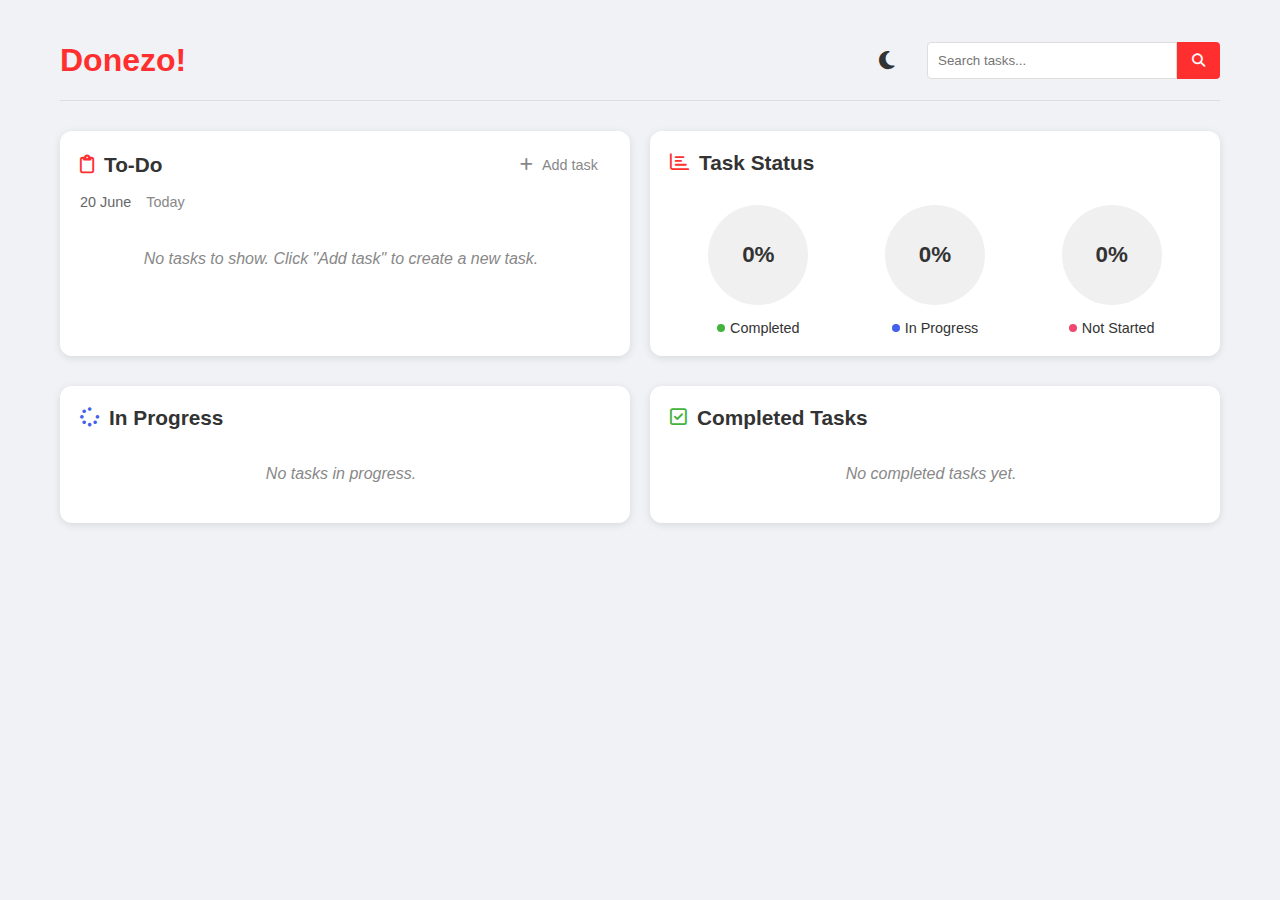
<file: index.html>
<!DOCTYPE html>
<html lang="tr">
<head>
    <meta charset="UTF-8">
    <meta name="viewport" content="width=device-width, initial-scale=1.0">
    <title>Donezo!</title>
    <link rel="stylesheet" href="style.css">
    <link rel="stylesheet" href="https://cdnjs.cloudflare.com/ajax/libs/font-awesome/6.4.0/css/all.min.css">
</head>
<body>
    <div class="container">
        <header>
            <h1>Donezo!</h1>
            <div class="header-actions">
                <button id="darkModeToggle" class="dark-mode-toggle">
                    <i class="fas fa-moon"></i>
                </button>
                <div class="search-bar">
                    <input type="text" id="searchInput" placeholder="Search tasks...">
                    <button id="searchButton" class="search-action-btn">
                        <i class="fas fa-search"></i>
                    </button>
                </div>
            </div>
        </header>

        <main>
            <div class="dashboard-row">
                <section class="task-section to-do-section">
                    <div class="section-header">
                        <div class="section-title">
                            <i class="far fa-clipboard"></i>
                            <h2>To-Do</h2>
                        </div>
                        <button id="addTaskButton" class="add-task-button">
                            <i class="fas fa-plus"></i> Add task
                        </button>
                    </div>
                    <div class="date-info">
                        <span class="date">20 June</span>
                        <span class="today-label">Today</span>
                    </div>
                    <div id="todoTaskList" class="task-cards">
                    </div>
                </section>

                <section class="task-section status-section">
                    <div class="section-header">
                        <div class="section-title">
                            <i class="far fa-chart-bar"></i>
                            <h2>Task Status</h2>
                        </div>
                    </div>
                    <div class="status-charts">
                        <div class="chart-container">
                            <div class="progress-chart completed-chart">
                                <div class="chart-percentage">0%</div>
                            </div>
                            <div class="chart-label">
                                <span class="chart-dot completed-dot"></span>
                                Completed
                            </div>
                        </div>
                        
                        <div class="chart-container">
                            <div class="progress-chart inprogress-chart">
                                <div class="chart-percentage">0%</div>
                            </div>
                            <div class="chart-label">
                                <span class="chart-dot progress-dot"></span>
                                In Progress
                            </div>
                        </div>
                        
                        <div class="chart-container">
                            <div class="progress-chart todo-chart">
                                <div class="chart-percentage">0%</div>
                            </div>
                            <div class="chart-label">
                                <span class="chart-dot todo-dot"></span>
                                Not Started
                            </div>
                        </div>
                    </div>
                </section>
            </div>

            <div class="dashboard-row">
                <section class="task-section progress-section">
                    <div class="section-header">
                        <div class="section-title">
                            <i class="fas fa-spinner"></i>
                            <h2>In Progress</h2>
                        </div>
                    </div>
                    <div id="inProgressTaskList" class="task-cards">
                    </div>
                </section>

                <section class="task-section completed-section">
                    <div class="section-header">
                        <div class="section-title">
                            <i class="far fa-check-square"></i>
                            <h2>Completed Tasks</h2>
                        </div>
                    </div>
                    <div id="completedTaskList" class="task-cards">
                    </div>
                </section>
            </div>
        </main>
    </div>
    
    <div id="taskModal" class="modal">
        <div class="modal-content">
            <div class="modal-header">
                <h2>Add New Task</h2>
                <span class="close-modal">&times;</span>
            </div>
            <form id="taskForm">
                <div class="form-group">
                    <label for="taskTitle">Title <span class="required">*</span></label>
                    <input type="text" id="taskTitle" required>
                    <div class="error-message" id="titleError"></div>
                </div>
                
                <div class="form-group">
                    <label for="taskDescription">Description</label>
                    <textarea id="taskDescription"></textarea>
                </div>
                
                <div class="form-group">
                    <label>Priority <span class="required">*</span></label>
                    <div class="priority-options">
                        <div class="priority-option">
                            <input type="radio" name="priority" id="low" value="Low">
                            <label for="low">Low</label>
                        </div>
                        <div class="priority-option">
                            <input type="radio" name="priority" id="medium" value="Medium">
                            <label for="medium">Medium</label>
                        </div>
                        <div class="priority-option">
                            <input type="radio" name="priority" id="high" value="High">
                            <label for="high">High</label>
                        </div>
                    </div>
                    <div class="error-message" id="priorityError"></div>
                </div>
                
                <button type="submit" id="addTaskBtn">Add Task</button>
            </form>
        </div>
    </div>
    
    <script src="script.js"></script>
</body>
</html>
</file>
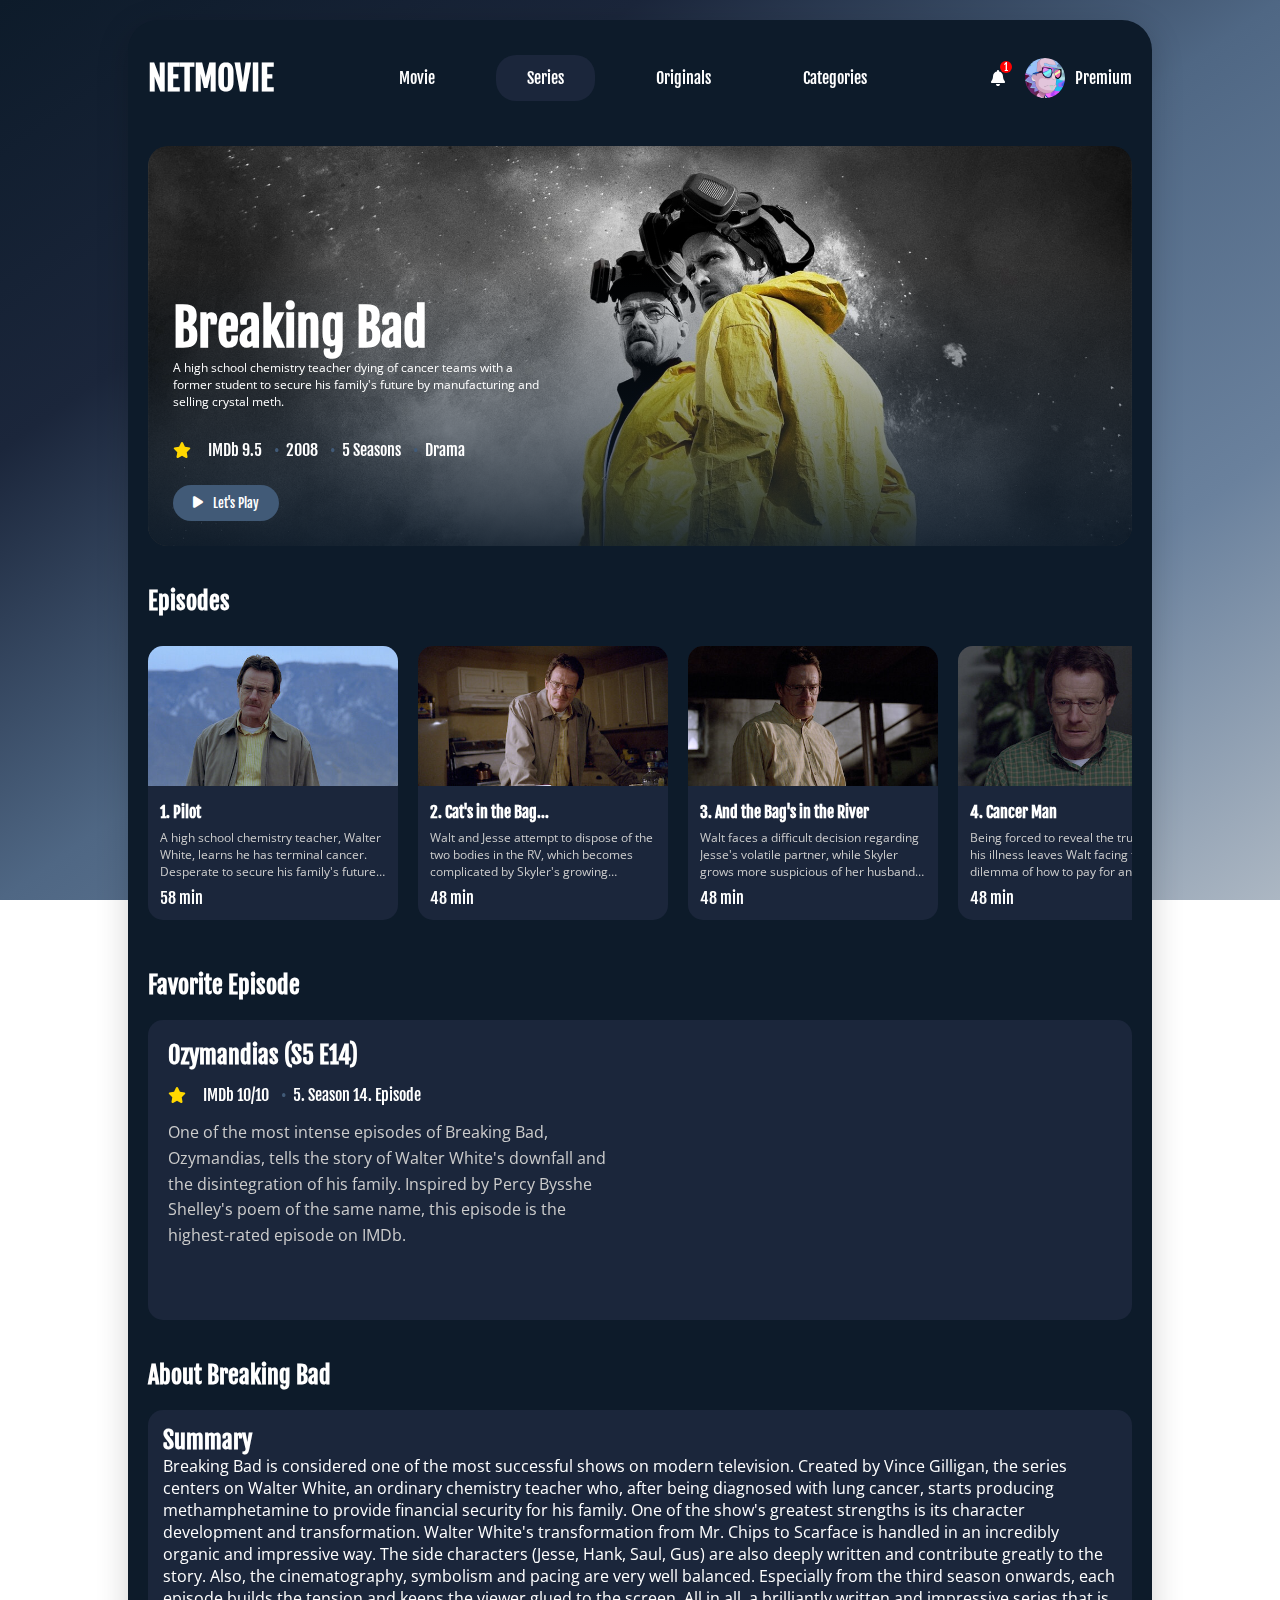
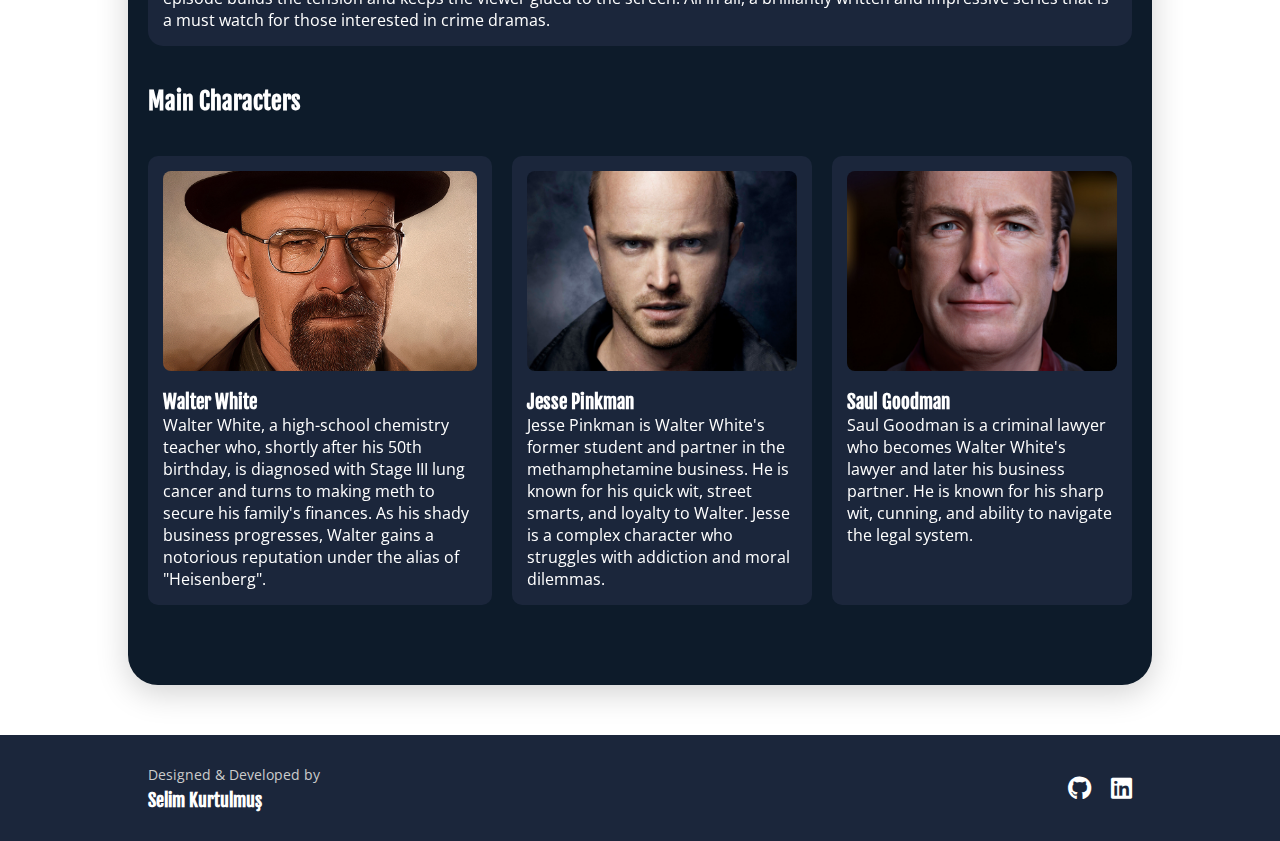
<file: Netmovie/index.html>
<!DOCTYPE html>
<html lang="tr">

<head>
  <meta charset="UTF-8" />
  <meta name="viewport" content="width=device-width, initial-scale=1.0" />
  <title>Netmovie - Watch Movies, TV Shows, and Originals</title>
  <link rel="stylesheet" href="style.css" />
  <link rel="stylesheet" href="https://cdnjs.cloudflare.com/ajax/libs/font-awesome/6.0.0/css/all.min.css">
</head>

<body>
  <div class="container">
    <!-- Header -->
    <header>
      <div class="logo">Netmovıe</div>
      <input type="checkbox" id="nav-toggle" class="nav-toggle">
      <nav class="nav-menu">
        <ul class="main-menu">
          <li><label for="nav-toggle">Movie</label></li>
          <li class="active"><label for="nav-toggle">Series</label></li>
          <li><label for="nav-toggle">Originals</label></li>
          <li class="categories-dropdown desktop-only">
            <label for="nav-toggle">Categories</label>
            <ul class="dropdown-content">
              <li><label for="nav-toggle"><i class="fas fa-fire"></i> Trending</label></li>
              <li><label for="nav-toggle"><i class="fas fa-bomb"></i> Action</label></li>
              <li><label for="nav-toggle"><i class="fas fa-heart"></i> Romance</label></li>
              <li><label for="nav-toggle"><i class="fas fa-feather-pointed"></i> Animation</label></li>
              <li><label for="nav-toggle"><i class="fas fa-ghost"></i> Horror</label></li>
              <li><label for="nav-toggle"><i class="fas fa-star"></i> Special</label></li>
            </ul>
          </li>
          <li class="mobile-notification">
            <label for="nav-toggle">
              <i class="fas fa-bell"></i>
              <span class="notification-badge">1</span>
              Notifications
            </label>
          </li>
          <li class="page-sections">
            <hr class="menu-divider">
            <span class="section-title-menu">Page Sections</span>
            <ul>
              <li>
                <a href="#episodes" onclick="closeMenu()">
                  <i class="fas fa-film"></i>
                  Episodes
                </a>
              </li>
              <li>
                <a href="#favorite-episode" onclick="closeMenu()">
                  <i class="fas fa-heart"></i>
                  Favorite Episode
                </a>
              </li>
              <li>
                <a href="#about" onclick="closeMenu()">
                  <i class="fas fa-info-circle"></i>
                  About Breaking Bad
                </a>
              </li>
              <li>
                <a href="#characters" onclick="closeMenu()">
                  <i class="fas fa-users"></i>
                  Main Characters
                </a>
              </li>
            </ul>
          </li>
        </ul>
      </nav>
      <div class="user-section">
        <div class="user-profile">
          <div class="notification">
            <i class="fas fa-bell"></i>
            <span class="notification-badge">1</span>
          </div>
          <div class="profile">
            <img src="images/rick-sanchez-pp.jpg" alt="Rick Sanchez">
            <span>Premium</span>
          </div>
        </div>
        <label for="nav-toggle" class="hamburger-menu">
          <div class="bar"></div>
          <div class="bar"></div>
          <div class="bar"></div>
        </label>
      </div>
    </header>

    <!-- Hero Section -->
    <div class="hero-section">
      <div class="hero-card">
        <h2>
          <a href="https://www.imdb.com/title/tt0903747/" target="_blank">Breaking Bad</a>
        </h2>
        <p class="hero-card-text">A high school chemistry teacher dying of cancer teams with a former student to secure his family's future by manufacturing and selling crystal meth.</p>
        <div class="rating">
            <i class="fas fa-star"></i>
            <span>IMDb 9.5</span>
            <span class="info">2008</span>
            <span class="info">5 Seasons</span>
            <span class="info">Drama</span>
          </div>
        <button class="play-btn">
          <i class="fas fa-play"></i>
          Let's Play
        </button>
      </div>
    </div>

    <!-- Episodes Section -->
    <section class="episodes" id="episodes">
      <h2 class="section-title">
        Episodes
      </h2>
      <div class="episodes-grid">
        <div class="episode-card">
          <img src="images/episode1.jpg" alt="Pilot Episode">
          <div class="episode-info">
            <h3>1. Pilot</h3>
            <p>A high school chemistry teacher, Walter White, learns he has terminal cancer. Desperate to secure his family's future, he teams up with a former student to sell crystal meth.</p>
            <span class="duration">58 min</span>
          </div>
        </div>

        <div class="episode-card">
          <img src="images/episode2.jpg" alt="Cat's in the Bag">
          <div class="episode-info">
            <h3>2. Cat's in the Bag...</h3>
            <p>Walt and Jesse attempt to dispose of the two bodies in the RV, which becomes complicated by Skyler's growing suspicions.</p>
            <span class="duration">48 min</span>
          </div>
        </div>

        <div class="episode-card">
          <img src="images/episode3.jpg" alt="...And the Bag's in the River">
          <div class="episode-info">
            <h3>3. And the Bag's in the River</h3>
            <p>Walt faces a difficult decision regarding Jesse's volatile partner, while Skyler grows more suspicious of her husband's activities.</p>
            <span class="duration">48 min</span>
          </div>
        </div>

        <div class="episode-card">
          <img src="images/episode4.jpg" alt="Cancer Man">
          <div class="episode-info">
            <h3>4. Cancer Man</h3>
            <p>Being forced to reveal the truth about his illness leaves Walt facing the dilemma of how to pay for an expensive series of cancer treatments.</p>
            <span class="duration">48 min</span>
          </div>
        </div>

        <div class="episode-card">
          <img src="images/episode5.jpg" alt="Gray Matter">
          <div class="episode-info">
            <h3>5. Gray Matter</h3>
            <p>Skyler organizes an intervention to persuade Walt to accept his former research partner's generous offer to pay for the cancer treatments.</p>
            <span class="duration">48 min</span>
          </div>
        </div>
      </div>
    </section>

    <!-- Favorite Episode Section -->
    <section class="favorite-episode" id="favorite-episode">
      <h2 class="section-title">Favorite Episode</h2>
      <div class="favorite-episode-container">
        <div class="favorite-episode-info">
          <h3>Ozymandias (S5 E14)</h3>
          <div class="rating">
            <i class="fas fa-star"></i>
            <span>IMDb 10/10</span>
            <span class="info">5. Season 14. Episode</span>
          </div>
          <p>One of the most intense episodes of Breaking Bad, Ozymandias, tells the story of Walter White's downfall and the disintegration of his family. Inspired by Percy Bysshe Shelley's poem of the same name, this episode is the highest-rated episode on IMDb.</p>
        </div>
        <div class="video-container">
          <iframe 
            src="https://www.youtube.com/embed/ju5VG5obc6g" 
            title="Breaking Bad - Ozymandias" 
            frameborder="0" 
            allow="accelerometer; autoplay; clipboard-write; encrypted-media; gyroscope; picture-in-picture" 
            allowfullscreen>
          </iframe>
        </div>
      </div>
    </section>

    <!-- Summary Section -->
    <section class="summary" id="about">
      <h2 class="section-title">About Breaking Bad</h2>
      <div class="summary-grid">
        <div class="movie-card">
          <div class="movie-info"> 
            <h2>Summary</h2>
            <p class="summary-text">Breaking Bad is considered one of the most successful shows on modern television. Created by Vince Gilligan, the series centers on Walter White, an ordinary chemistry teacher who, after being diagnosed with lung cancer, starts producing methamphetamine to provide financial security for his family.
                One of the show's greatest strengths is its character development and transformation. Walter White's transformation from Mr. Chips to Scarface is handled in an incredibly organic and impressive way. The side characters (Jesse, Hank, Saul, Gus) are also deeply written and contribute greatly to the story.                
                Also, the cinematography, symbolism and pacing are very well balanced. Especially from the third season onwards, each episode builds the tension and keeps the viewer glued to the screen.
                All in all, a brilliantly written and impressive series that is a must watch for those interested in crime dramas.</p>
          </div>
        </div>
      </div>

      <!-- Characters Section -->
      <h2 class="section-title" id="characters">Main Characters</h2>
      <div class="characters-container">
        <div class="characters-grid">
          <div class="characters-card">
            <div class="character-info">
              <div class="characters">
                <img class="char-img" src="/Netmovie/images/ww.jpg" alt="Walter White">
              </div>
              <div class="character-text">
                <h3>Walter White</h3>
                <p>Walter White, a high-school chemistry teacher who, shortly after his 50th birthday, is diagnosed with Stage III lung cancer and turns to making meth to secure his family's finances. As his shady business progresses, Walter gains a notorious reputation under the alias of "Heisenberg". </p>
              </div>
            </div>
          </div>
          <div class="characters-card">
            <div class="character-info">
              <div class="characters">
                <img class="char-img" src="/Netmovie/images/jp.jpg" alt="Jesse Pinkman">
              </div>
              <div class="character-text">
                <h3>Jesse Pinkman</h3>
                <p>Jesse Pinkman is Walter White's former student and partner in the methamphetamine business. He is known for his quick wit, street smarts, and loyalty to Walter. Jesse is a complex character who struggles with addiction and moral dilemmas.</p>
              </div>
            </div>
          </div>
          <div class="characters-card">
            <div class="character-info">
              <div class="characters">
                <img class="char-img" src="/Netmovie/images/sg.jpeg" alt="Saul Goodman">
              </div>
              <div class="character-text">
                <h3>Saul Goodman</h3>
                <p>Saul Goodman is a criminal lawyer who becomes Walter White's lawyer and later his business partner. He is known for his sharp wit, cunning, and ability to navigate the legal system.</p>
              </div>
            </div>
          </div>
        </div>
      </div>
    </section>
  </div>

  <!-- Footer -->
  <footer class="footer">
    <div class="footer-content">
      <div class="footer-info">
        <p>Designed & Developed by</p>
        <h3>Selim Kurtulmuş</h3>
      </div>
      <div class="social-links">
        <a href="https://github.com/jesusselimm" target="_blank" class="social-link">
          <i class="fab fa-github"></i>
        </a>
        <a href="https://www.linkedin.com/in/selim-kurtulmus" target="_blank" class="social-link">
          <i class="fab fa-linkedin"></i>
        </a>
      </div>
    </div>
  </footer>
  <script>
  function closeMenu() {
    document.getElementById('nav-toggle').checked = false;
  }
  </script>
</body>
</html>
</file>
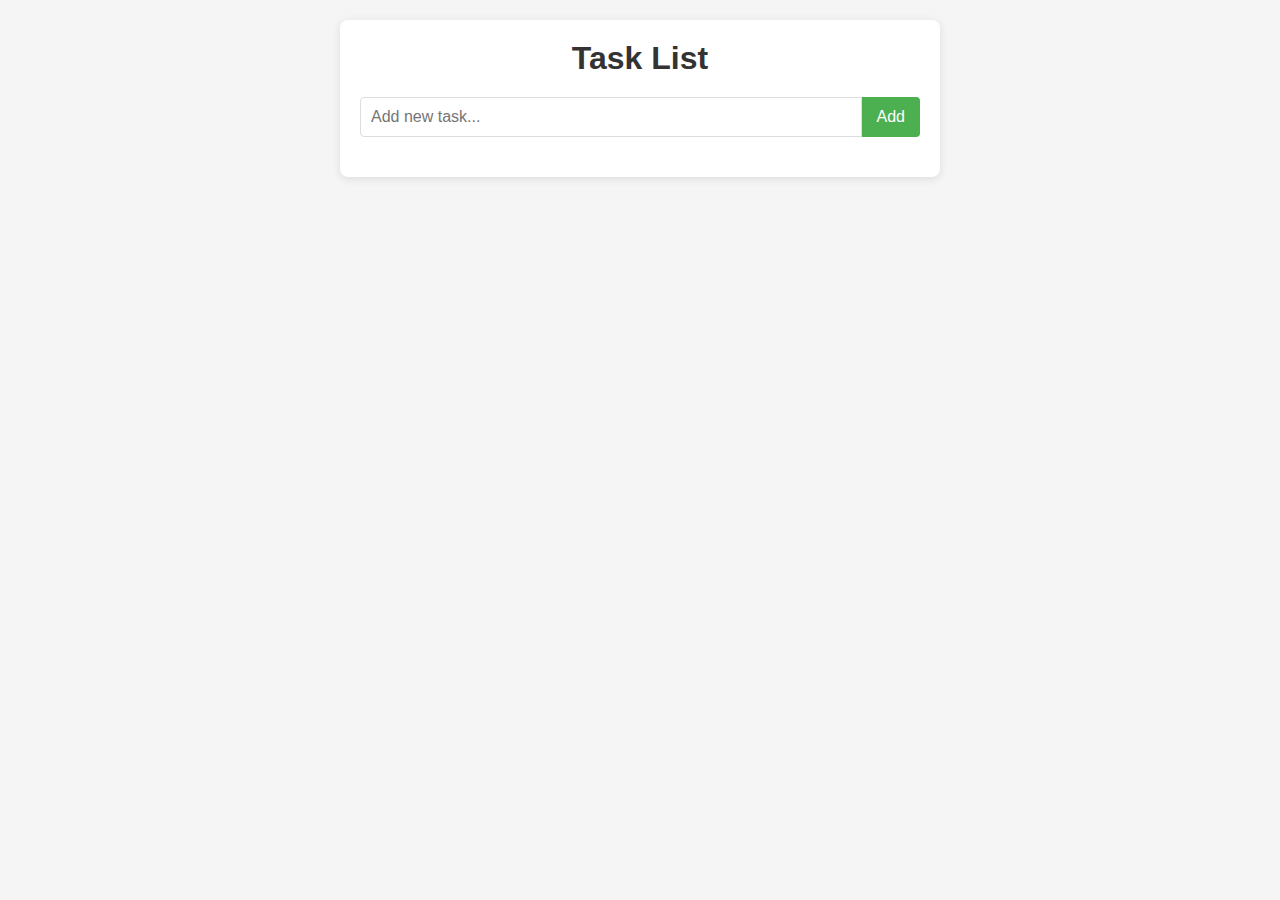
<file: ThirdWeekDayOne/index.html>
<!DOCTYPE html>
<html lang="en">
<head>
    <meta charset="UTF-8">
    <meta name="viewport" content="width=device-width, initial-scale=1.0">
    <title>Task List</title>
    <link rel="stylesheet" href="style.css">
</head>
<body>
    <div class="container">
        <h1>Task List</h1>
        
        <div class="task-form">
            <input type="text" id="taskInput" placeholder="Add new task...">
            <button id="addTaskBtn">Add</button>
        </div>
        
        <ul id="taskList">
            <!-- Tasks will be listed here -->
        </ul>
    </div>

    <script src="script.js"></script>
</body>
</html>
</file>
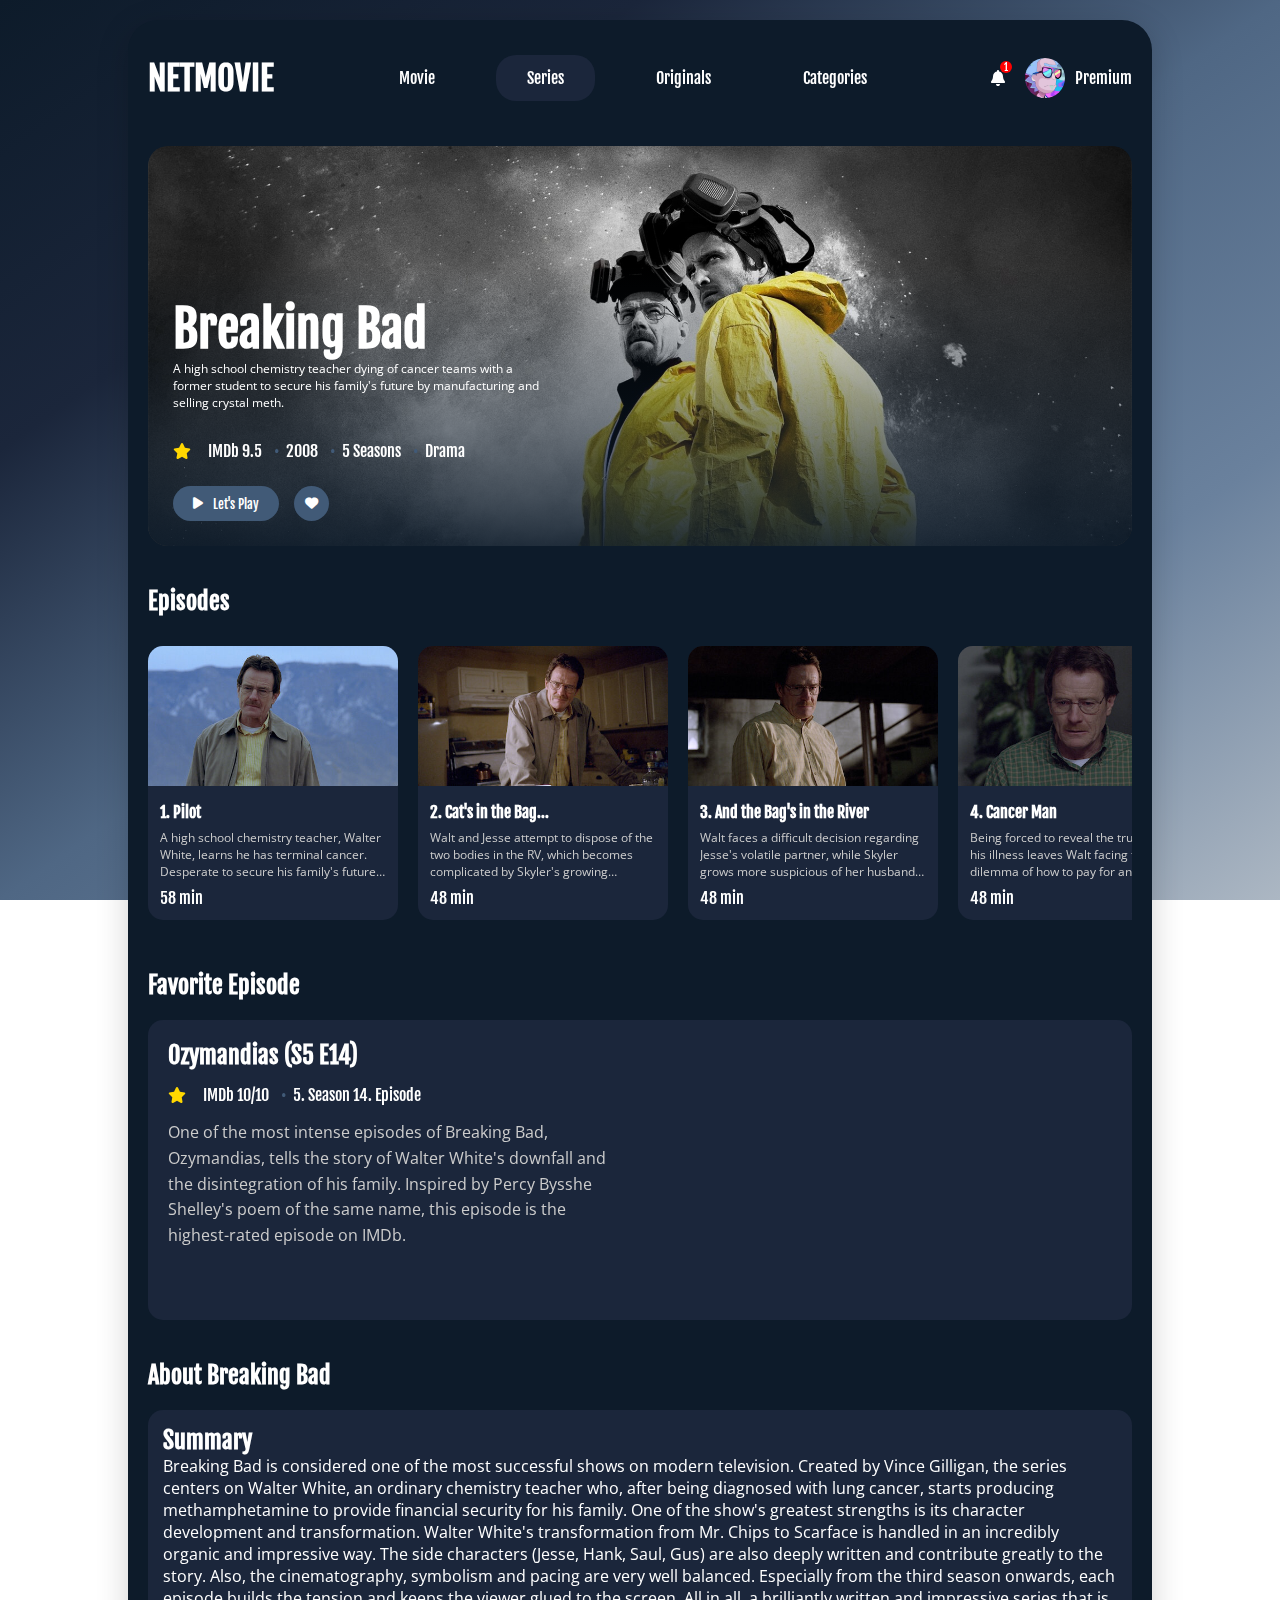
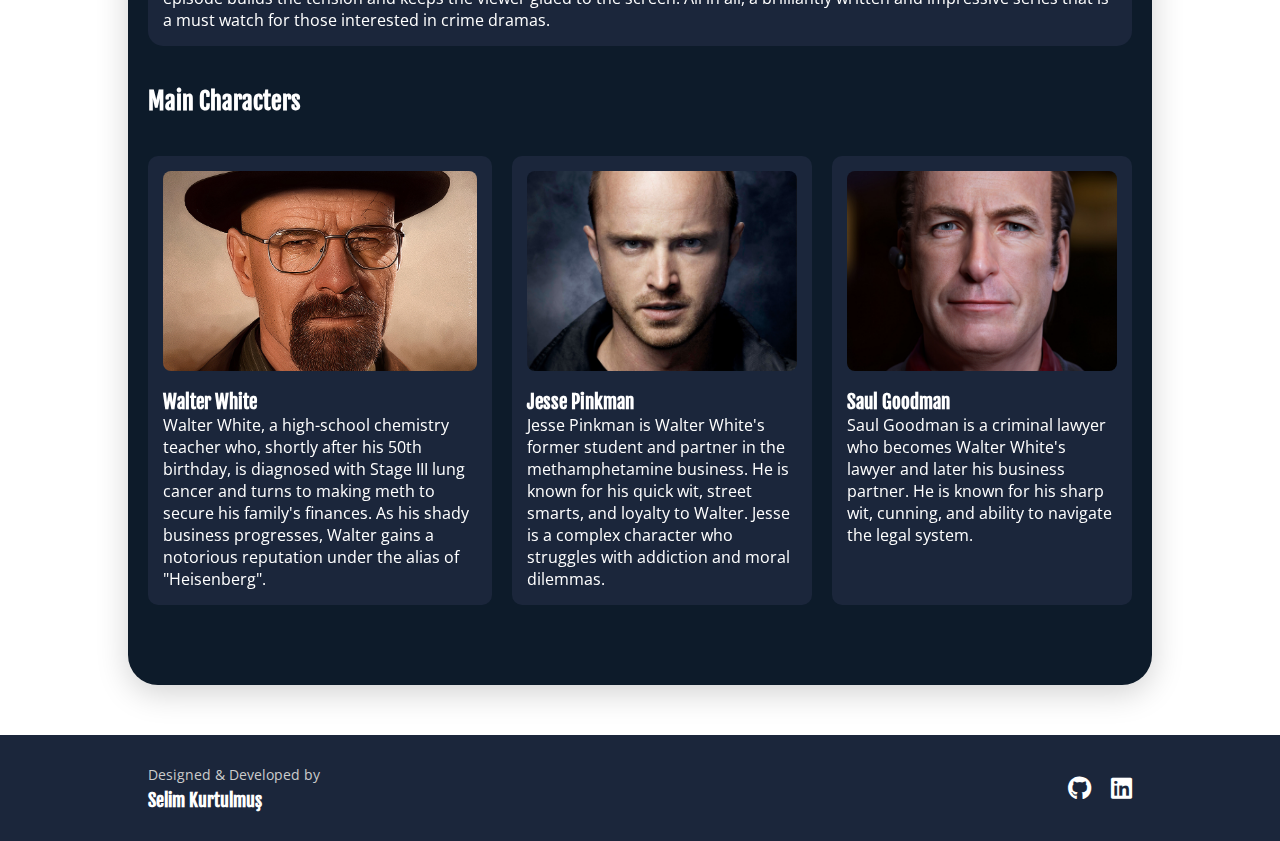
<file: FirstWeekProject/Netmovie/index.html>
<!DOCTYPE html>
<html lang="tr">

<head>
  <meta charset="UTF-8" />
  <meta name="viewport" content="width=device-width, initial-scale=1.0" />
  <title>Netmovie - Watch Movies, TV Shows, and Originals</title>
  <link rel="stylesheet" href="style.css" />
  <link rel="stylesheet" href="https://cdnjs.cloudflare.com/ajax/libs/font-awesome/6.0.0/css/all.min.css">
</head>

<body>
  <div class="container">
    <!-- Header -->
    <header>
      <div class="logo">Netmovıe</div>
      <input type="checkbox" id="nav-toggle" class="nav-toggle">
      <nav class="nav-menu">
        <ul class="main-menu">
          <li><label for="nav-toggle">Movie</label></li>
          <li class="active"><label for="nav-toggle">Series</label></li>
          <li><label for="nav-toggle">Originals</label></li>
          <li class="categories-dropdown desktop-only">
            <label for="nav-toggle">Categories</label>
            <ul class="dropdown-content">
              <li><label for="nav-toggle"><i class="fas fa-fire"></i> Trending</label></li>
              <li><label for="nav-toggle"><i class="fas fa-bomb"></i> Action</label></li>
              <li><label for="nav-toggle"><i class="fas fa-heart"></i> Romance</label></li>
              <li><label for="nav-toggle"><i class="fas fa-feather-pointed"></i> Animation</label></li>
              <li><label for="nav-toggle"><i class="fas fa-ghost"></i> Horror</label></li>
              <li><label for="nav-toggle"><i class="fas fa-star"></i> Special</label></li>
            </ul>
          </li>
          <li class="mobile-notification">
            <label for="nav-toggle">
              <i class="fas fa-bell"></i>
              <span class="notification-badge">1</span>
              Notifications
            </label>
          </li>
          <li class="page-sections">
            <hr class="menu-divider">
            <span class="section-title-menu">Page Sections</span>
            <ul>
              <li>
                <a href="#episodes" onclick="closeMenu()">
                  <i class="fas fa-film"></i>
                  Episodes
                </a>
              </li>
              <li>
                <a href="#favorite-episode" onclick="closeMenu()">
                  <i class="fas fa-heart"></i>
                  Favorite Episode
                </a>
              </li>
              <li>
                <a href="#about" onclick="closeMenu()">
                  <i class="fas fa-info-circle"></i>
                  About Breaking Bad
                </a>
              </li>
              <li>
                <a href="#characters" onclick="closeMenu()">
                  <i class="fas fa-users"></i>
                  Main Characters
                </a>
              </li>
            </ul>
          </li>
        </ul>
      </nav>
      <div class="user-section">
        <div class="user-profile">
          <div class="notification">
            <i class="fas fa-bell"></i>
            <span class="notification-badge">1</span>
          </div>
          <div class="profile">
            <img src="/FirstWeekProject/Netmovie/public/images/rick-sanchez-pp.jpg" alt="Rick Sanchez">
            <span>Premium</span>
          </div>
        </div>
        <label for="nav-toggle" class="hamburger-menu">
          <div class="bar"></div>
          <div class="bar"></div>
          <div class="bar"></div>
        </label>
      </div>
    </header>

    <!-- Hero Section -->
    <div class="hero-section">
      <div class="hero-card">
        <h2>
          <a href="https://www.imdb.com/title/tt0903747/" target="_blank">Breaking Bad</a>
        </h2>
        <p class="hero-card-text">A high school chemistry teacher dying of cancer teams with a former student to secure his family's future by manufacturing and selling crystal meth.</p>
        <div class="rating">
            <i class="fas fa-star"></i>
            <span>IMDb 9.5</span>
            <span class="info">2008</span>
            <span class="info">5 Seasons</span>
            <span class="info">Drama</span>
          </div>
        <div class="hero-buttons">
          <button class="play-btn">
            <i class="fas fa-play"></i>
            Let's Play
          </button>
          <button class="favorite-btn">
            <i class="fas fa-heart"></i>
          </button>
        </div>
      </div>
    </div>

    <!-- Episodes Section -->
    <section class="episodes" id="episodes">
      <h2 class="section-title">
        Episodes
      </h2>
      <div class="episodes-grid">
        <div class="episode-card">
          <img src="/FirstWeekProject/Netmovie/public/images/episode1.jpg" alt="Pilot Episode">
          <div class="episode-info">
            <h3>1. Pilot</h3>
            <p>A high school chemistry teacher, Walter White, learns he has terminal cancer. Desperate to secure his family's future, he teams up with a former student to sell crystal meth.</p>
            <span class="duration">58 min</span>
          </div>
        </div>

        <div class="episode-card">
          <img src="/FirstWeekProject/Netmovie/public/images/episode2.jpg" alt="Cat's in the Bag">
          <div class="episode-info">
            <h3>2. Cat's in the Bag...</h3>
            <p>Walt and Jesse attempt to dispose of the two bodies in the RV, which becomes complicated by Skyler's growing suspicions.</p>
            <span class="duration">48 min</span>
          </div>
        </div>

        <div class="episode-card">
          <img src="/FirstWeekProject/Netmovie/public/images/episode3.jpg" alt="...And the Bag's in the River">
          <div class="episode-info">
            <h3>3. And the Bag's in the River</h3>
            <p>Walt faces a difficult decision regarding Jesse's volatile partner, while Skyler grows more suspicious of her husband's activities.</p>
            <span class="duration">48 min</span>
          </div>
        </div>

        <div class="episode-card">
          <img src="/FirstWeekProject/Netmovie/public/images/episode4.jpg" alt="Cancer Man">
          <div class="episode-info">
            <h3>4. Cancer Man</h3>
            <p>Being forced to reveal the truth about his illness leaves Walt facing the dilemma of how to pay for an expensive series of cancer treatments.</p>
            <span class="duration">48 min</span>
          </div>
        </div>

        <div class="episode-card">
          <img src="/FirstWeekProject/Netmovie/public/images/episode5.jpg" alt="Gray Matter">
          <div class="episode-info">
            <h3>5. Gray Matter</h3>
            <p>Skyler organizes an intervention to persuade Walt to accept his former research partner's generous offer to pay for the cancer treatments.</p>
            <span class="duration">48 min</span>
          </div>
        </div>
      </div>
    </section>

    <!-- Favorite Episode Section -->
    <section class="favorite-episode" id="favorite-episode">
      <h2 class="section-title">Favorite Episode</h2>
      <div class="favorite-episode-container">
        <div class="favorite-episode-info">
          <h3>Ozymandias (S5 E14)</h3>
          <div class="rating">
            <i class="fas fa-star"></i>
            <span>IMDb 10/10</span>
            <span class="info">5. Season 14. Episode</span>
          </div>
          <p>One of the most intense episodes of Breaking Bad, Ozymandias, tells the story of Walter White's downfall and the disintegration of his family. Inspired by Percy Bysshe Shelley's poem of the same name, this episode is the highest-rated episode on IMDb.</p>
        </div>
        <div class="video-container">
          <iframe 
            src="https://www.youtube.com/embed/ju5VG5obc6g" 
            title="Breaking Bad - Ozymandias" 
            frameborder="0" 
            allow="accelerometer; autoplay; clipboard-write; encrypted-media; gyroscope; picture-in-picture" 
            allowfullscreen>
          </iframe>
        </div>
      </div>
    </section>

    <!-- Summary Section -->
    <section class="summary" id="about">
      <h2 class="section-title">About Breaking Bad</h2>
      <div class="summary-grid">
        <div class="movie-card">
          <div class="movie-info"> 
            <h2>Summary</h2>
            <p class="summary-text">Breaking Bad is considered one of the most successful shows on modern television. Created by Vince Gilligan, the series centers on Walter White, an ordinary chemistry teacher who, after being diagnosed with lung cancer, starts producing methamphetamine to provide financial security for his family.
                One of the show's greatest strengths is its character development and transformation. Walter White's transformation from Mr. Chips to Scarface is handled in an incredibly organic and impressive way. The side characters (Jesse, Hank, Saul, Gus) are also deeply written and contribute greatly to the story.                
                Also, the cinematography, symbolism and pacing are very well balanced. Especially from the third season onwards, each episode builds the tension and keeps the viewer glued to the screen.
                All in all, a brilliantly written and impressive series that is a must watch for those interested in crime dramas.</p>
          </div>
        </div>
      </div>

      <!-- Characters Section -->
      <h2 class="section-title" id="characters">Main Characters</h2>
      <div class="characters-container">
        <div class="characters-grid">
          <div class="characters-card">
            <div class="character-info">
              <div class="characters">
                <img class="char-img" src="/FirstWeekProject/Netmovie/public/images/ww.jpg" alt="Walter White">
              </div>
              <div class="character-text">
                <h3>Walter White</h3>
                <p>Walter White, a high-school chemistry teacher who, shortly after his 50th birthday, is diagnosed with Stage III lung cancer and turns to making meth to secure his family's finances. As his shady business progresses, Walter gains a notorious reputation under the alias of "Heisenberg". </p>
              </div>
            </div>
          </div>
          <div class="characters-card">
            <div class="character-info">
              <div class="characters">
                <img class="char-img" src="/FirstWeekProject/Netmovie/public/images/jp.jpg" alt="Jesse Pinkman">
              </div>
              <div class="character-text">
                <h3>Jesse Pinkman</h3>
                <p>Jesse Pinkman is Walter White's former student and partner in the methamphetamine business. He is known for his quick wit, street smarts, and loyalty to Walter. Jesse is a complex character who struggles with addiction and moral dilemmas.</p>
              </div>
            </div>
          </div>
          <div class="characters-card">
            <div class="character-info">
              <div class="characters">
                <img class="char-img" src="/FirstWeekProject/Netmovie/public/images/sg.jpeg" alt="Saul Goodman">
              </div>
              <div class="character-text">
                <h3>Saul Goodman</h3>
                <p>Saul Goodman is a criminal lawyer who becomes Walter White's lawyer and later his business partner. He is known for his sharp wit, cunning, and ability to navigate the legal system.</p>
              </div>
            </div>
          </div>
        </div>
      </div>
    </section>
  </div>

  <!-- Footer -->
  <footer class="footer">
    <div class="footer-content">
      <div class="footer-info">
        <p>Designed & Developed by</p>
        <h3>Selim Kurtulmuş</h3>
      </div>
      <div class="social-links">
        <a href="https://github.com/jesusselimm" target="_blank" class="social-link">
          <i class="fab fa-github"></i>
        </a>
        <a href="https://www.linkedin.com/in/selim-kurtulmus" target="_blank" class="social-link">
          <i class="fab fa-linkedin"></i>
        </a>
      </div>
    </div>
  </footer>
  <script>
  function closeMenu() {
    document.getElementById('nav-toggle').checked = false;
  }

  // Favori butonu için yeni kod
  document.querySelector('.favorite-btn').addEventListener('click', function() {
    this.classList.toggle('active');
  });
  </script>
</body>
</html>
</file>
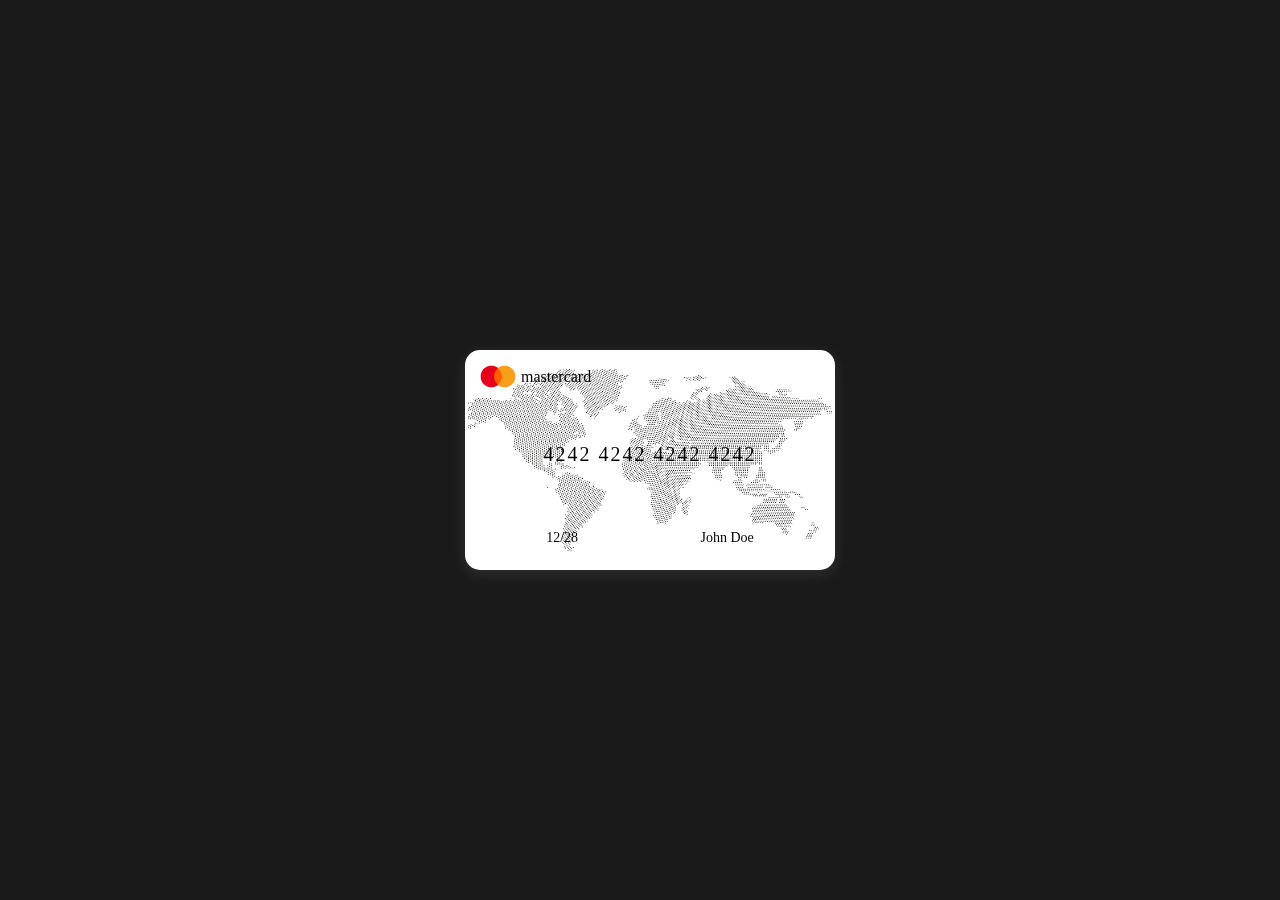
<file: Insider/credit-card/index.html>
<!DOCTYPE html>
<html lang="en">
<head>
    <meta charset="UTF-8">
    <meta name="viewport" content="width=device-width, initial-scale=1.0">
    <title>Document</title>
    <link rel="stylesheet" href="style.css">
</head>
<body>
    <div class="credit-card">
        <div class="card-inner">
            <div class="card-front">
                <div class="card-top">
                    <img src="mc-logo.png" alt="Chip" class="chip">
                    <span class="brand">mastercard</span>
                </div>
                <div class="card-number">4242 4242 4242 4242</div>
                <div class="card-details">
                    <div class="expiry">
                        <p>12/28</p>
                    </div>
                    <div class="card-holder">
                        <p>John Doe</p>
                    </div>
                </div>
            </div>
            <div class="card-back">
                <div class="lorem">
                    <p>Lorem ipsum dolor sit amet consectetur adipisicing elit.</p>
                </div>
                <div class="magnetic-strip"></div>
                <div class="ccv-box">
                    <p>CVV: 123</p>
                </div>
            </div>
        </div>
    </div> 
</body>
</html>
</file>
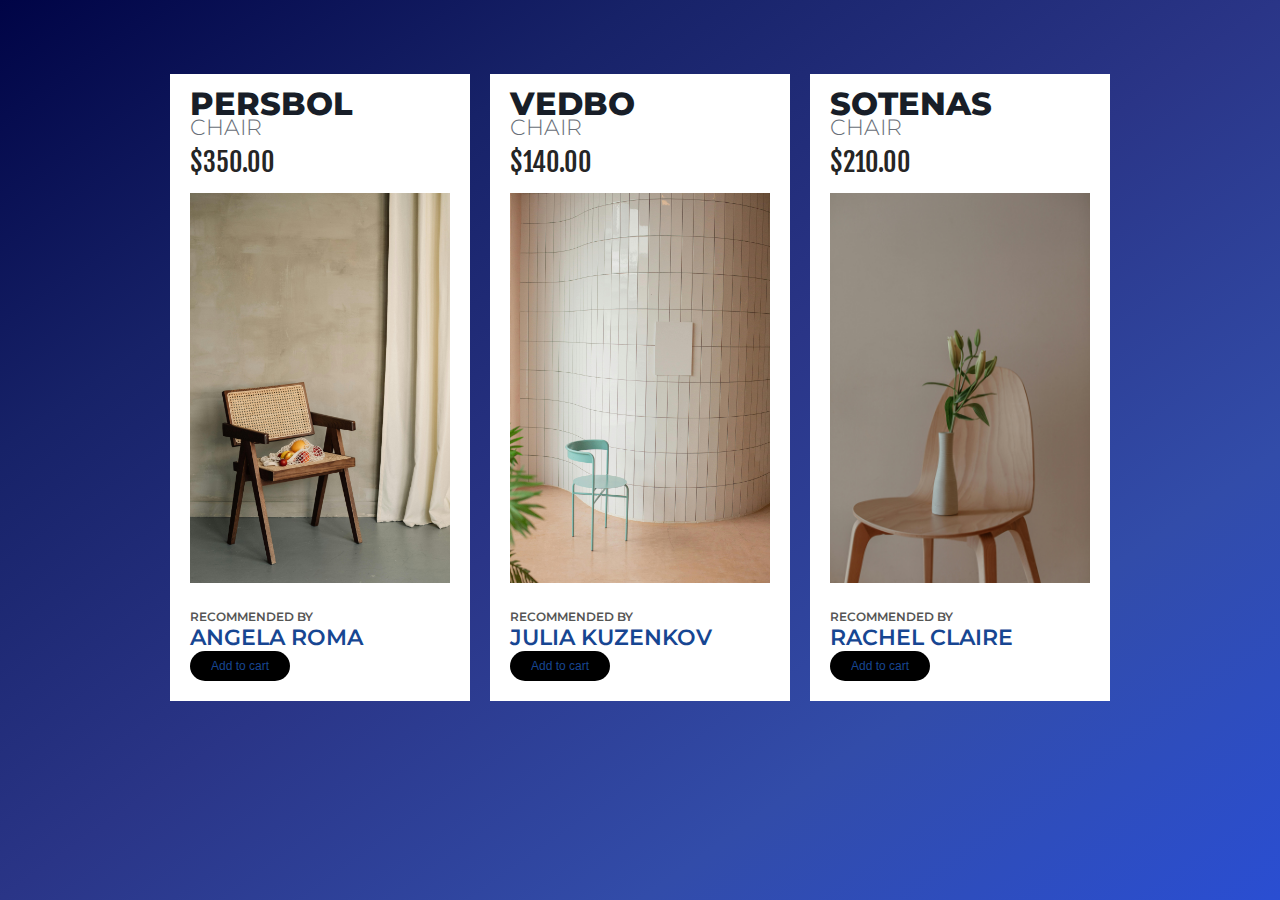
<file: Insider/product-card/index.html>
<!DOCTYPE html>
<html lang="en">
<head>
    <meta charset="UTF-8">
    <meta name="viewport" content="width=device-width, initial-scale=1.0">
    <title>Document</title>
    <link rel="stylesheet" href="style.css">
</head>
<body>
    <main>
      <div class="card">
        <div class="card__body">
          <div>
            <div class="featured_text">
              <h1>PERSBOL</h1>
              <p class="sub">Chair</p>
              <p class="price">$350.00</p>
            </div>
            <div class="image">
              <img src="armchair7.jpg" alt="">
            </div>
          </div>
        </div>
        <div class="card__footer">
          <div class="recommend">
            <p>Recommended by</p>
            <h3>Angela Roma</h3>
          </div>
          <div class="action">
            <button type="button" class="cart-button">
              <span class="cart-text">Add to cart</span>
              <span class="cart-icon">🛒</span>
            </button>
          </div>
        </div>
      </div>
      <div class="card">
        <div class="card__body">
          <div>
            <div class="featured_text">
              <h1>VEDBO</h1>
              <p class="sub">Chair</p>
              <p class="price">$140.00</p>
            </div>
            <div class="image">
              <img src="armchair6.jpg" alt="">
            </div>
          </div>
        </div>
        <div class="card__footer">
          <div class="recommend">
            <p>Recommended by</p>
            <h3>Julia Kuzenkov</h3>
          </div>
          <div class="action">
            <button type="button" class="cart-button">
              <span class="cart-text">Add to cart</span>
              <span class="cart-icon">🛒</span>
            </button>
          </div>
        </div>
      </div>
      <div class="card">
        <div class="card__body">
          <div>
            <div class="featured_text">
              <h1>SOTENAS</h1>
              <p class="sub">Chair</p>
              <p class="price">$210.00</p>
            </div>
            <div class="image">
              <img src="armchair8.jpg" alt="">
            </div>
          </div>
        </div>
        <div class="card__footer">
          <div class="recommend">
            <p>Recommended by</p>
            <h3>Rachel Claire</h3>
          </div>
          <div class="action">
            <button type="button" class="cart-button">
              <span class="cart-text">Add to cart</span>
              <span class="cart-icon">🛒</span>
            </button>
          </div>
        </div>
      </div>
    </main>
  </body>
</html>
</file>
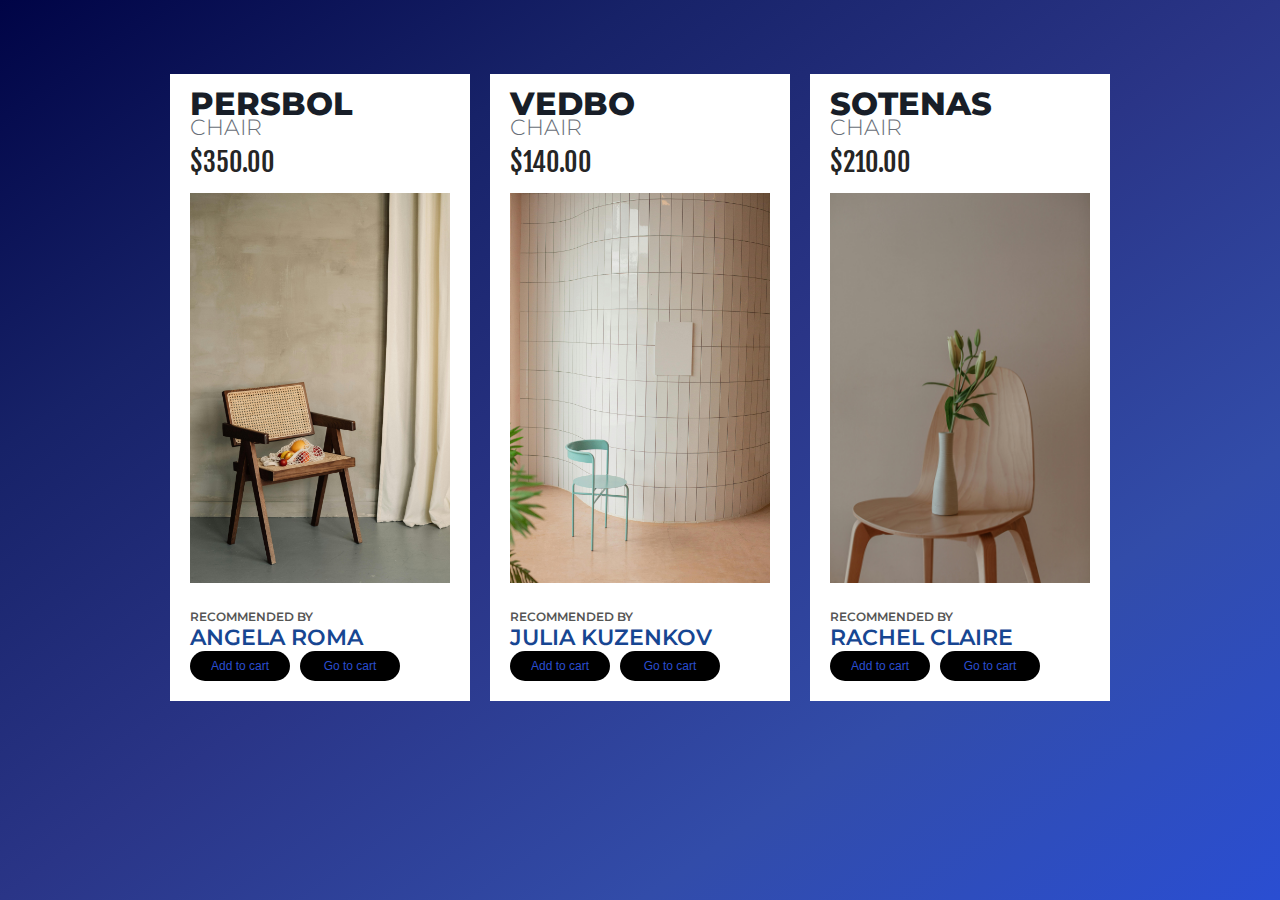
<file: Insider/SecondWeekDayOne/index.html>
<!DOCTYPE html>
<html lang="en">
<head>
    <meta charset="UTF-8">
    <meta name="viewport" content="width=device-width, initial-scale=1.0">
    <title>e-commerce</title>
    <link rel="stylesheet" href="style.css">
    <script src="script.js" defer></script>
</head>
<body>
    <main>
      <div class="card">
        <div class="card__body">
          <div>
            <div class="featured_text">
              <h1>PERSBOL</h1>
              <p class="sub">Chair</p>
              <p class="price">$350.00</p>
            </div>
            <div class="image">
              <img src="/Insider/SecondWeekDayOne/public/images/armchair7.jpg" alt="Chair">
            </div>
          </div>
        </div>
        <div class="card__footer">
          <div class="recommend">
            <p>Recommended by</p>
            <h3>Angela Roma</h3>
          </div>
          <div class="action">
            <button type="button" class="cart-button">
              <span class="cart-text">Add to cart</span>
            </button>
            <button type="button" class="cart-button">
              <span class="cart-text">Go to cart</span>
            </button>
          </div>
        </div>
      </div>
      <div class="card">
        <div class="card__body">
          <div>
            <div class="featured_text">
              <h1>VEDBO</h1>
              <p class="sub">Chair</p>
              <p class="price">$140.00</p>
            </div>
            <div class="image">
              <img src="/Insider/SecondWeekDayOne/public/images/armchair6.jpg" alt="Chair">
            </div>
          </div>
        </div>
        <div class="card__footer">
          <div class="recommend">
            <p>Recommended by</p>
            <h3>Julia Kuzenkov</h3>
          </div>
          <div class="action">
            <button type="button" class="cart-button">
              <span class="cart-text">Add to cart</span>
            </button>
            <button type="button" class="cart-button">
              <span class="cart-text">Go to cart</span>
            </button>
          </div>
        </div>
      </div>
      <div class="card">
        <div class="card__body">
          <div>
            <div class="featured_text">
              <h1>SOTENAS</h1>
              <p class="sub">Chair</p>
              <p class="price">$210.00</p>
            </div>
            <div class="image">
              <img src="/Insider/SecondWeekDayOne/public/images/armchair8.jpg" alt="Chair">
            </div>
          </div>
        </div>
        <div class="card__footer">
          <div class="recommend">
            <p>Recommended by</p>
            <h3>Rachel Claire</h3>
          </div>
          <div class="action">
            <button type="button" class="cart-button">
              <span class="cart-text">Add to cart</span>
            </button>
            <button type="button" class="cart-button">
              <span class="cart-text">Go to cart</span>
            </button>
          </div>
        </div>
      </div>
    </main>
  </body>
</html>
</file>
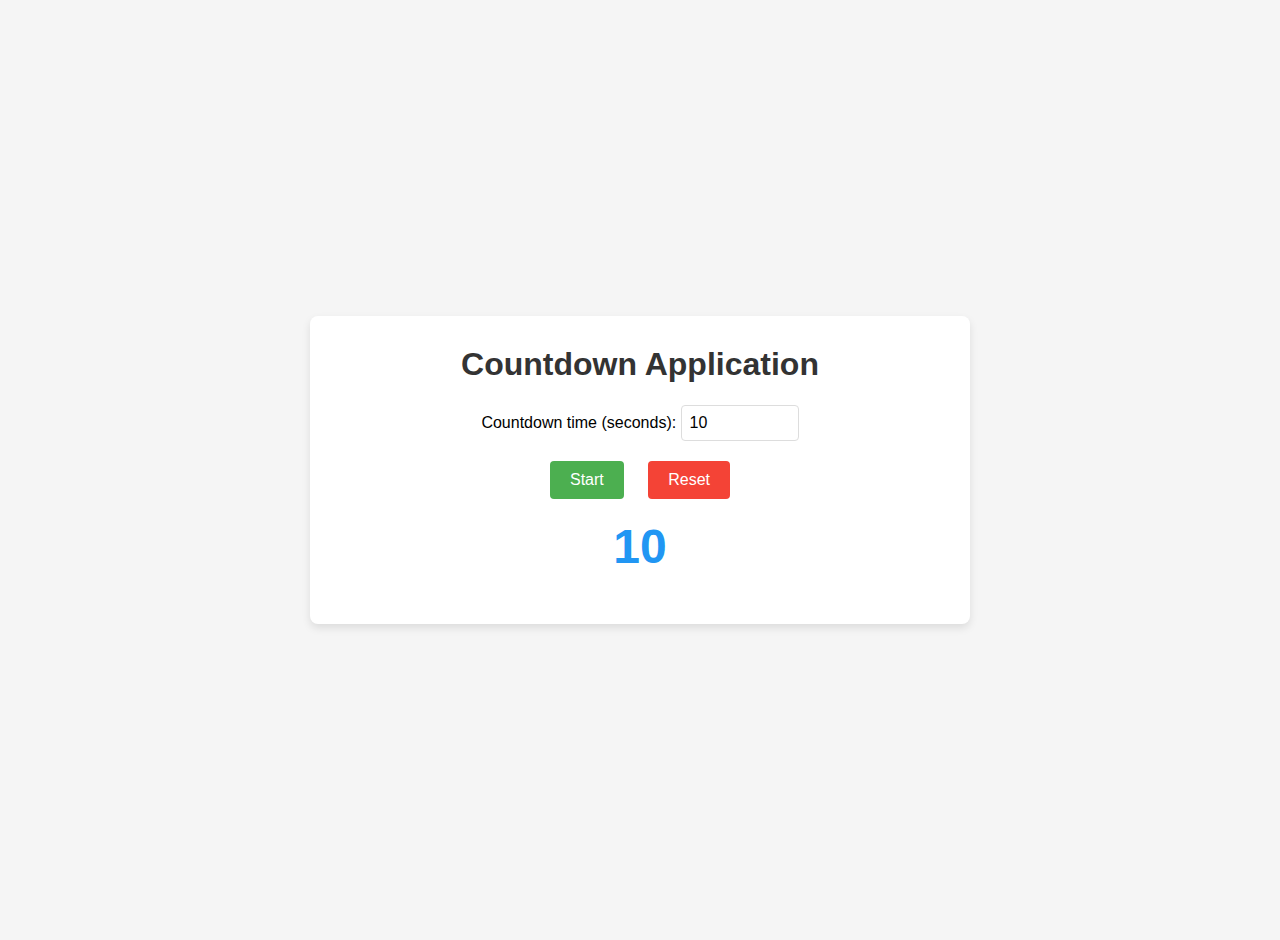
<file: Insider/SecondWeekDayThree/index.html>
<!DOCTYPE html>
<html lang="tr">
<head>
    <meta charset="UTF-8">
    <meta name="viewport" content="width=device-width, initial-scale=1.0">
    <title>Countdown Application</title>
    <link rel="stylesheet" href="style.css">
</head>
<body>
    <div class="card">
        <h1>Countdown Application</h1>
        
        <div class="input-container">
            <label for="timeInput">Countdown time (seconds):</label>
            <input type="number" id="timeInput" min="1" value="10">
        </div>
        
        <div class="button-container">
            <button id="startBtn">Start</button>
            <button id="resetBtn">Reset</button>
        </div>
        
        <p id="countdown">0</p>
    </div>
    
    <script src="script.js"></script>
</body>
</html>
</file>
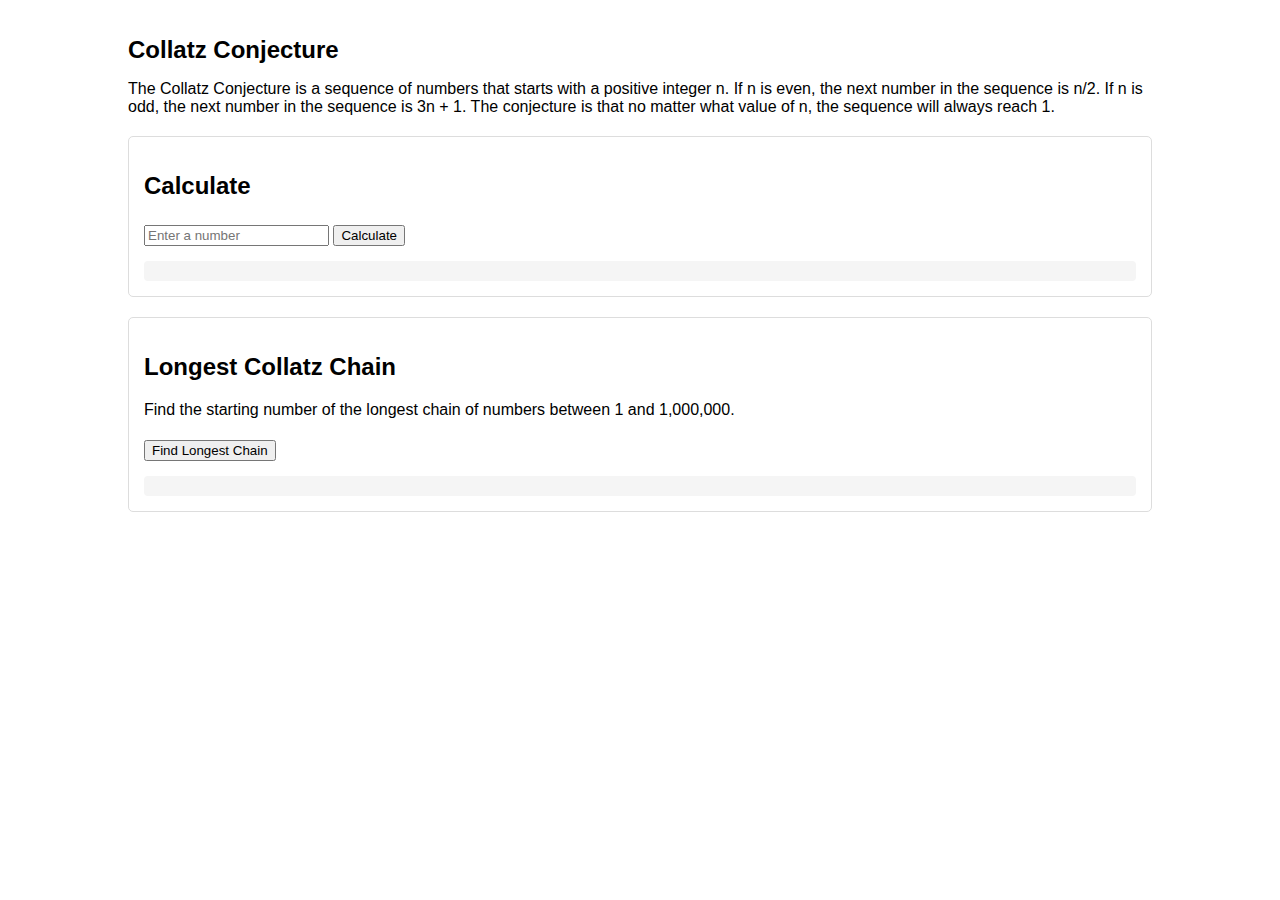
<file: Insider/SecondWeekDayTwo/index.html>
<!DOCTYPE html>
<html lang="en">
<head>
    <meta charset="UTF-8">
    <meta name="viewport" content="width=device-width, initial-scale=1.0">
    <title>Collatz Conjecture</title>
    <style>
        body {
            max-width: 1024px;
            margin: 0 auto;
            padding: 20px;
            font-family: Arial, sans-serif;
        }

        h1 {
            font-size: 24px;
            margin-bottom: 10px;
        }

        button {
            margin: 5px 0;
            cursor: pointer;
        }

        .section {
            margin-top: 20px;
            padding: 15px;
            border: 1px solid #ddd;
            border-radius: 5px;
        }

        .result-box {
            margin-top: 10px;
            padding: 10px;
            background-color: #f5f5f5;
            border-radius: 4px;
        }
    </style>
</head>
<body>
    <h1>Collatz Conjecture</h1>
    <p>The Collatz Conjecture is a sequence of numbers that starts with a positive integer n. If n is even, the next number in the sequence is n/2. If n is odd, the next number in the sequence is 3n + 1. The conjecture is that no matter what value of n, the sequence will always reach 1.</p>

    <div class="section">
        <h2>Calculate</h2>
        <input type="number" id="input" placeholder="Enter a number">
        <button id="button">Calculate</button>
        <div id="result" class="result-box"></div>
    </div>

    <div class="section">
        <h2>Longest Collatz Chain</h2>
        <p>Find the starting number of the longest chain of numbers between 1 and 1,000,000.</p>
        <button id="findLongest">Find Longest Chain</button>
        <div id="longestResult" class="result-box"></div>
    </div>

    <script src="index.js"></script>
</body>
</html>
</file>
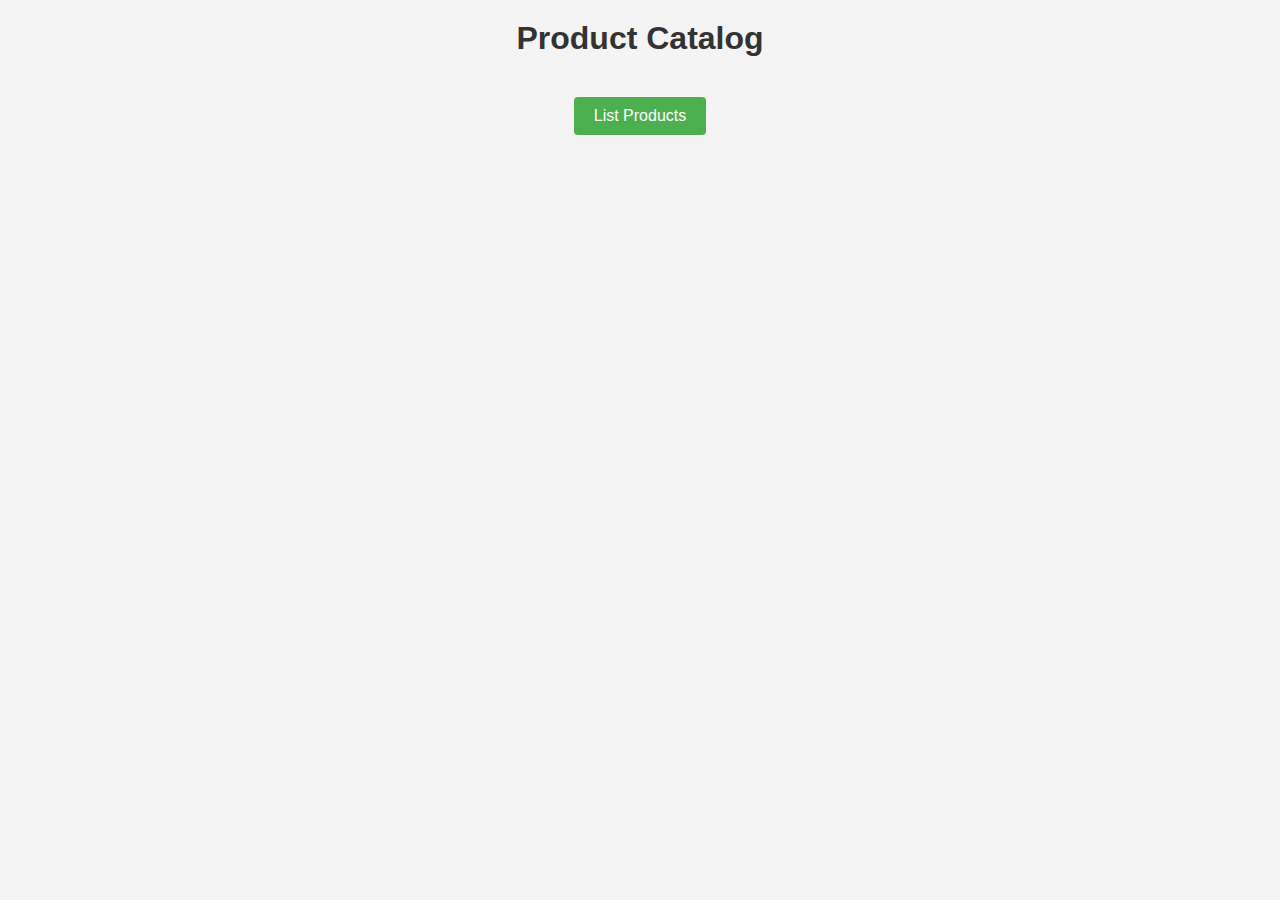
<file: Insider/ThirdWeekDayTwo/index.html>
<!DOCTYPE html>
<html lang="en">
<head>
    <meta charset="UTF-8">
    <meta name="viewport" content="width=device-width, initial-scale=1.0">
    <title>Product List</title>
    <link rel="stylesheet" href="style.css">
</head>
<body>
    <div class="container">
        <h1>Product Catalog</h1>
        <button id="fetchProducts">List Products</button>
        
        <div id="productContainer" class="product-container">
        </div>
    </div>

    <script src="script.js"></script>
</body>
</html>
</file>
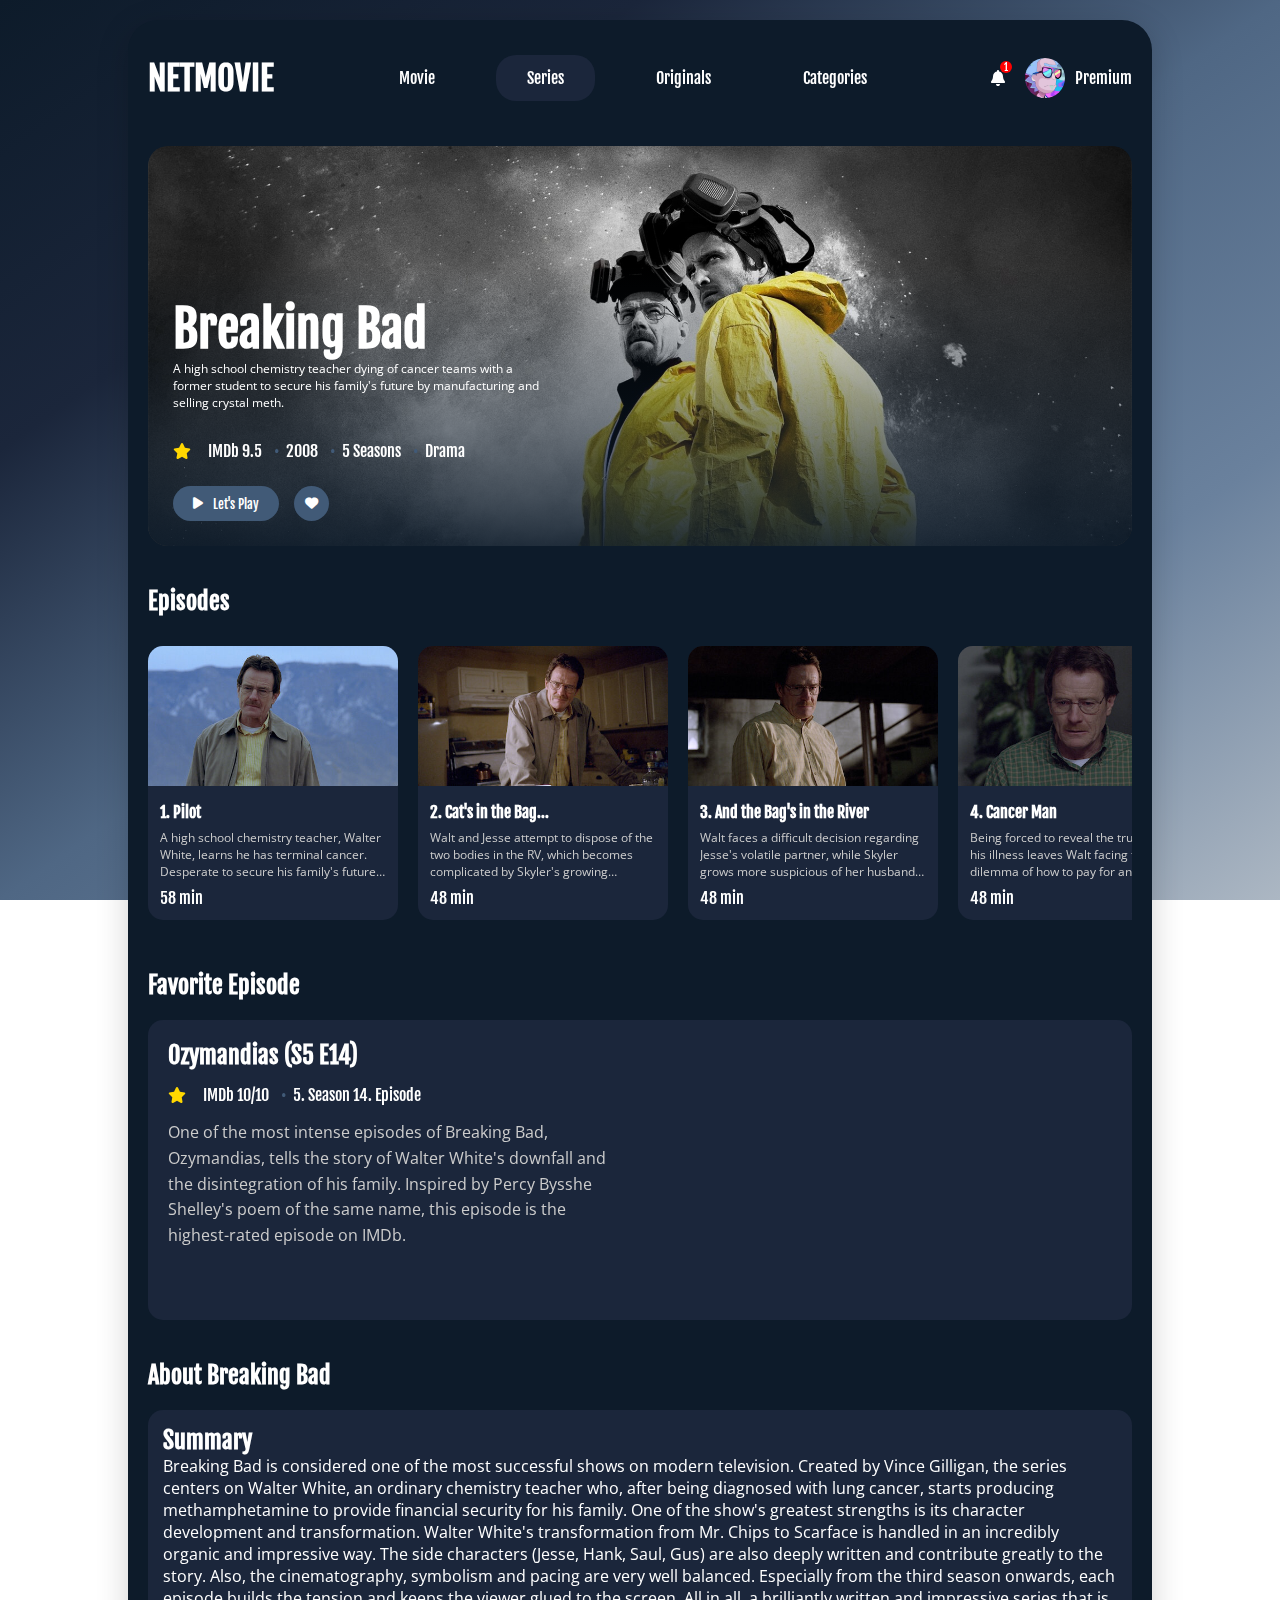
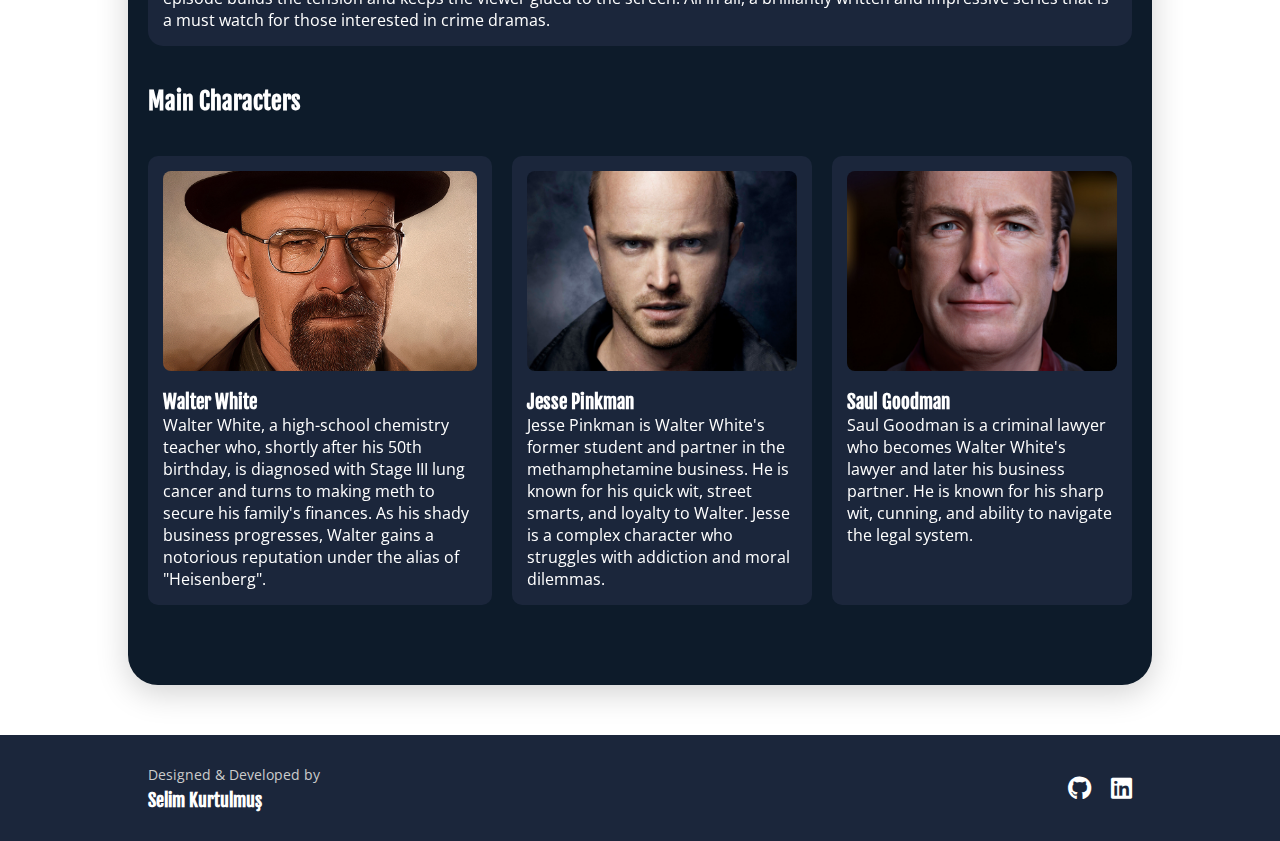
<file: Insider/FirstWeekProject/Netmovie/index.html>
<!DOCTYPE html>
<html lang="tr">

<head>
  <meta charset="UTF-8" />
  <meta name="viewport" content="width=device-width, initial-scale=1.0" />
  <title>Netmovie - Watch Movies, TV Shows, and Originals</title>
  <link rel="stylesheet" href="style.css" />
  <link rel="stylesheet" href="https://cdnjs.cloudflare.com/ajax/libs/font-awesome/6.0.0/css/all.min.css">
</head>

<body>
  <div class="container">
    <!-- Header -->
    <header>
      <div class="logo">Netmovıe</div>
      <input type="checkbox" id="nav-toggle" class="nav-toggle">
      <nav class="nav-menu">
        <ul class="main-menu">
          <li><label for="nav-toggle">Movie</label></li>
          <li class="active"><label for="nav-toggle">Series</label></li>
          <li><label for="nav-toggle">Originals</label></li>
          <li class="categories-dropdown desktop-only">
            <label for="nav-toggle">Categories</label>
            <ul class="dropdown-content">
              <li><label for="nav-toggle"><i class="fas fa-fire"></i> Trending</label></li>
              <li><label for="nav-toggle"><i class="fas fa-bomb"></i> Action</label></li>
              <li><label for="nav-toggle"><i class="fas fa-heart"></i> Romance</label></li>
              <li><label for="nav-toggle"><i class="fas fa-feather-pointed"></i> Animation</label></li>
              <li><label for="nav-toggle"><i class="fas fa-ghost"></i> Horror</label></li>
              <li><label for="nav-toggle"><i class="fas fa-star"></i> Special</label></li>
            </ul>
          </li>
          <li class="mobile-notification">
            <label for="nav-toggle">
              <i class="fas fa-bell"></i>
              <span class="notification-badge">1</span>
              Notifications
            </label>
          </li>
          <li class="page-sections">
            <hr class="menu-divider">
            <span class="section-title-menu">Page Sections</span>
            <ul>
              <li>
                <a href="#episodes" onclick="closeMenu()">
                  <i class="fas fa-film"></i>
                  Episodes
                </a>
              </li>
              <li>
                <a href="#favorite-episode" onclick="closeMenu()">
                  <i class="fas fa-heart"></i>
                  Favorite Episode
                </a>
              </li>
              <li>
                <a href="#about" onclick="closeMenu()">
                  <i class="fas fa-info-circle"></i>
                  About Breaking Bad
                </a>
              </li>
              <li>
                <a href="#characters" onclick="closeMenu()">
                  <i class="fas fa-users"></i>
                  Main Characters
                </a>
              </li>
            </ul>
          </li>
        </ul>
      </nav>
      <div class="user-section">
        <div class="user-profile">
          <div class="notification">
            <i class="fas fa-bell"></i>
            <span class="notification-badge">1</span>
          </div>
          <div class="profile">
            <img src="/Insider/FirstWeekProject/Netmovie/public/images/rick-sanchez-pp.jpg" alt="Rick Sanchez">
            <span>Premium</span>
          </div>
        </div>
        <label for="nav-toggle" class="hamburger-menu">
          <div class="bar"></div>
          <div class="bar"></div>
          <div class="bar"></div>
        </label>
      </div>
    </header>

    <!-- Hero Section -->
    <div class="hero-section">
      <div class="hero-card">
        <h2>
          <a href="https://www.imdb.com/title/tt0903747/" target="_blank">Breaking Bad</a>
        </h2>
        <p class="hero-card-text">A high school chemistry teacher dying of cancer teams with a former student to secure his family's future by manufacturing and selling crystal meth.</p>
        <div class="rating">
            <i class="fas fa-star"></i>
            <span>IMDb 9.5</span>
            <span class="info">2008</span>
            <span class="info">5 Seasons</span>
            <span class="info">Drama</span>
          </div>
        <div class="hero-buttons">
          <button class="play-btn">
            <i class="fas fa-play"></i>
            Let's Play
          </button>
          <button class="favorite-btn">
            <i class="fas fa-heart"></i>
          </button>
        </div>
      </div>
    </div>

    <!-- Episodes Section -->
    <section class="episodes" id="episodes">
      <h2 class="section-title">
        Episodes
      </h2>
      <div class="episodes-grid">
        <div class="episode-card">
          <img src="/Insider/FirstWeekProject/Netmovie/public/images/episode1.jpg" alt="Pilot Episode">
          <div class="episode-info">
            <h3>1. Pilot</h3>
            <p>A high school chemistry teacher, Walter White, learns he has terminal cancer. Desperate to secure his family's future, he teams up with a former student to sell crystal meth.</p>
            <span class="duration">58 min</span>
          </div>
        </div>

        <div class="episode-card">
          <img src="/Insider/FirstWeekProject/Netmovie/public/images/episode2.jpg" alt="Cat's in the Bag">
          <div class="episode-info">
            <h3>2. Cat's in the Bag...</h3>
            <p>Walt and Jesse attempt to dispose of the two bodies in the RV, which becomes complicated by Skyler's growing suspicions.</p>
            <span class="duration">48 min</span>
          </div>
        </div>

        <div class="episode-card">
          <img src="/Insider/FirstWeekProject/Netmovie/public/images/episode3.jpg" alt="...And the Bag's in the River">
          <div class="episode-info">
            <h3>3. And the Bag's in the River</h3>
            <p>Walt faces a difficult decision regarding Jesse's volatile partner, while Skyler grows more suspicious of her husband's activities.</p>
            <span class="duration">48 min</span>
          </div>
        </div>

        <div class="episode-card">
          <img src="/Insider/FirstWeekProject/Netmovie/public/images/episode4.jpg" alt="Cancer Man">
          <div class="episode-info">
            <h3>4. Cancer Man</h3>
            <p>Being forced to reveal the truth about his illness leaves Walt facing the dilemma of how to pay for an expensive series of cancer treatments.</p>
            <span class="duration">48 min</span>
          </div>
        </div>

        <div class="episode-card">
          <img src="/Insider/FirstWeekProject/Netmovie/public/images/episode5.jpg" alt="Gray Matter">
          <div class="episode-info">
            <h3>5. Gray Matter</h3>
            <p>Skyler organizes an intervention to persuade Walt to accept his former research partner's generous offer to pay for the cancer treatments.</p>
            <span class="duration">48 min</span>
          </div>
        </div>
      </div>
    </section>

    <!-- Favorite Episode Section -->
    <section class="favorite-episode" id="favorite-episode">
      <h2 class="section-title">Favorite Episode</h2>
      <div class="favorite-episode-container">
        <div class="favorite-episode-info">
          <h3>Ozymandias (S5 E14)</h3>
          <div class="rating">
            <i class="fas fa-star"></i>
            <span>IMDb 10/10</span>
            <span class="info">5. Season 14. Episode</span>
          </div>
          <p>One of the most intense episodes of Breaking Bad, Ozymandias, tells the story of Walter White's downfall and the disintegration of his family. Inspired by Percy Bysshe Shelley's poem of the same name, this episode is the highest-rated episode on IMDb.</p>
        </div>
        <div class="video-container">
          <iframe 
            src="https://www.youtube.com/embed/ju5VG5obc6g" 
            title="Breaking Bad - Ozymandias" 
            frameborder="0" 
            allow="accelerometer; autoplay; clipboard-write; encrypted-media; gyroscope; picture-in-picture" 
            allowfullscreen>
          </iframe>
        </div>
      </div>
    </section>

    <!-- Summary Section -->
    <section class="summary" id="about">
      <h2 class="section-title">About Breaking Bad</h2>
      <div class="summary-grid">
        <div class="movie-card">
          <div class="movie-info"> 
            <h2>Summary</h2>
            <p class="summary-text">Breaking Bad is considered one of the most successful shows on modern television. Created by Vince Gilligan, the series centers on Walter White, an ordinary chemistry teacher who, after being diagnosed with lung cancer, starts producing methamphetamine to provide financial security for his family.
                One of the show's greatest strengths is its character development and transformation. Walter White's transformation from Mr. Chips to Scarface is handled in an incredibly organic and impressive way. The side characters (Jesse, Hank, Saul, Gus) are also deeply written and contribute greatly to the story.                
                Also, the cinematography, symbolism and pacing are very well balanced. Especially from the third season onwards, each episode builds the tension and keeps the viewer glued to the screen.
                All in all, a brilliantly written and impressive series that is a must watch for those interested in crime dramas.</p>
          </div>
        </div>
      </div>

      <!-- Characters Section -->
      <h2 class="section-title" id="characters">Main Characters</h2>
      <div class="characters-container">
        <div class="characters-grid">
          <div class="characters-card">
            <div class="character-info">
              <div class="characters">
                <img class="char-img" src="/Insider/FirstWeekProject/Netmovie/public/images/ww.jpg" alt="Walter White">
              </div>
              <div class="character-text">
                <h3>Walter White</h3>
                <p>Walter White, a high-school chemistry teacher who, shortly after his 50th birthday, is diagnosed with Stage III lung cancer and turns to making meth to secure his family's finances. As his shady business progresses, Walter gains a notorious reputation under the alias of "Heisenberg". </p>
              </div>
            </div>
          </div>
          <div class="characters-card">
            <div class="character-info">
              <div class="characters">
                <img class="char-img" src="/Insider/FirstWeekProject/Netmovie/public/images/jp.jpg" alt="Jesse Pinkman">
              </div>
              <div class="character-text">
                <h3>Jesse Pinkman</h3>
                <p>Jesse Pinkman is Walter White's former student and partner in the methamphetamine business. He is known for his quick wit, street smarts, and loyalty to Walter. Jesse is a complex character who struggles with addiction and moral dilemmas.</p>
              </div>
            </div>
          </div>
          <div class="characters-card">
            <div class="character-info">
              <div class="characters">
                <img class="char-img" src="/Insider/FirstWeekProject/Netmovie/public/images/sg.jpeg" alt="Saul Goodman">
              </div>
              <div class="character-text">
                <h3>Saul Goodman</h3>
                <p>Saul Goodman is a criminal lawyer who becomes Walter White's lawyer and later his business partner. He is known for his sharp wit, cunning, and ability to navigate the legal system.</p>
              </div>
            </div>
          </div>
        </div>
      </div>
    </section>
  </div>

  <!-- Footer -->
  <footer class="footer">
    <div class="footer-content">
      <div class="footer-info">
        <p>Designed & Developed by</p>
        <h3>Selim Kurtulmuş</h3>
      </div>
      <div class="social-links">
        <a href="https://github.com/jesusselimm" target="_blank" class="social-link">
          <i class="fab fa-github"></i>
        </a>
        <a href="https://www.linkedin.com/in/selim-kurtulmus" target="_blank" class="social-link">
          <i class="fab fa-linkedin"></i>
        </a>
      </div>
    </div>
  </footer>
  <script>
  function closeMenu() {
    document.getElementById('nav-toggle').checked = false;
  }

  // Favori butonu için yeni kod
  document.querySelector('.favorite-btn').addEventListener('click', function() {
    this.classList.toggle('active');
  });
  </script>
</body>
</html>
</file>
<file: style.css>
* {
    margin: 0;
    padding: 0;
    box-sizing: border-box;
    font-family: 'Segoe UI', 'Roboto', sans-serif;
    transition: background-color 0.3s, color 0.3s, border-color 0.3s, box-shadow 0.3s;
}

:root {
    --primary-color:#ff2f2f;
    --secondary-color: #4ecdc4;
    --dark-color: #1a1a1a;
    --light-color: #f8f9fa;
    --completed-color: #43b33d;
    --progress-color: #4361ee;
    --todo-color: #ef476f;
    --low-priority: #90e0ef;
    --medium-priority: #ffd166;
    --high-priority: #ef476f;
    --card-shadow: 0 2px 8px rgba(0, 0, 0, 0.1);
    --modal-bg: rgba(0, 0, 0, 0.5);
    
    /* Ana renkler - Açık Mod */
    --bg-color: #f0f2f5;
    --text-color: #333;
    --card-bg: white;
    --border-color: #eee;
    --section-bg: white;
    --input-bg: white;
    --input-text: #333;
    --input-border: #ddd;
    --header-border: #ddd;
    --search-bg: white;
}

/* Karanlık Mod Renkleri */
body.dark-mode {
    --bg-color: #121212;
    --text-color: #e0e0e0;
    --card-bg: #1e1e1e;
    --border-color: #333;
    --section-bg: #1e1e1e;
    --input-bg: #2c2c2c;
    --input-text: #e0e0e0;
    --input-border: #444;
    --header-border: #333;
    --search-bg: #2c2c2c;
    --card-shadow: 0 2px 8px rgba(0, 0, 0, 0.3);
}

body {
    background-color: var(--bg-color);
    color: var(--text-color);
    transition: background-color 0.3s, color 0.3s;
}

.container {
    max-width: 1200px;
    margin: 0 auto;
    padding: 20px;
}

header {
    display: flex;
    justify-content: space-between;
    align-items: center;
    padding: 20px 0;
    border-bottom: 1px solid var(--header-border);
    margin-bottom: 30px;
}

header h1 {
    color: var(--primary-color);
}

.search-bar {
    display: flex;
}

.search-bar input {
    padding: 10px;
    border: 1px solid var(--input-border);
    border-radius: 4px 0 0 4px;
    width: 250px;
    background-color: var(--search-bg);
}

.search-bar button {
    padding: 10px 15px;
    background-color: var(--primary-color);
    color: white;
    border: none;
    border-radius: 0 4px 4px 0;
    cursor: pointer;
}

main {
    display: flex;
    flex-direction: column;
    gap: 30px;
}

.dashboard-row {
    display: grid;
    grid-template-columns: 1fr 1fr;
    gap: 20px;
}

.task-section {
    background-color: var(--section-bg);
    border-radius: 12px;
    box-shadow: var(--card-shadow);
    padding: 20px;
}

.section-header {
    display: flex;
    justify-content: space-between;
    align-items: center;
    margin-bottom: 15px;
}

.section-title {
    display: flex;
    align-items: center;
    gap: 10px;
}

.section-title i {
    color: var(--primary-color);
    font-size: 1.2rem;
}

.section-title h2 {
    font-size: 1.3rem;
    font-weight: 600;
    color: #333;
    margin: 0;
}

.add-task-button {
    background-color: transparent;
    color: #888;
    border: none;
    display: flex;
    align-items: center;
    gap: 8px;
    font-size: 0.9rem;
    cursor: pointer;
    padding: 6px 12px;
    transition: all 0.2s;
}

.add-task-button:hover {
    background-color: rgba(0, 0, 0, 0.05);
    color: var(--primary-color);
}

.date-info {
    display: flex;
    gap: 15px;
    margin-bottom: 20px;
    color: #666;
    font-size: 0.9rem;
}

.today-label {
    color: #888;
}

.task-cards {
    display: flex;
    flex-direction: column;
    gap: 15px;
    max-height: 310px;
    overflow-y: auto;
    padding-right: 8px;
    scrollbar-width: thin;
    scrollbar-color: #ddd #f1f1f1;
}

.task-card {
    border: 1px solid var(--border-color);
    border-radius: 10px;
    padding: 15px 15px 15px 20px;
    position: relative;
    transition: all 0.2s;
    cursor: grab;
    background-color: var(--card-bg);
}

.task-card:hover {
    box-shadow: var(--card-shadow);
    transform: translateY(-2px);
}

.task-card:active {
    cursor: grabbing;
}

.task-card.dragging {
    opacity: 0.9;
    transform: scale(1.03);
    box-shadow: 0 8px 15px rgba(0, 0, 0, 0.15);
}

.task-card .task-status-dot {
    position: absolute;
    left: 15px;
    top: 15px;
    width: 12px;
    height: 12px;
    border-radius: 50%;
}

.task-card .todo-dot {
    background-color: var(--todo-color);
}

.task-card .progress-dot {
    background-color: var(--progress-color);
}

.task-card .completed-dot {
    background-color: var(--completed-color);
}

.task-card .task-content {
    padding-left: 20px;
    display: flex;
    flex-direction: column;
    gap: 10px;
}

.task-card .task-title {
    font-weight: 600;
    font-size: 1.1rem;
    margin-bottom: 10px;
}

.task-card .task-description {
    color: #777;
    font-size: 0.9rem;
    margin-bottom: 15px;
}

.task-card .task-meta {
    display: flex;
    flex-wrap: wrap;
    gap: 12px;
    font-size: 0.85rem;
    color: #666;
    margin-top: 5px;
}

.task-card .task-actions {
    display: none;
}

.task-card .task-priority {
    display: inline-block;
    padding: 3px 8px;
    border-radius: 4px;
    font-size: 0.8rem;
}

.task-card .task-status {
    display: inline-block;
    padding: 3px 8px;
    border-radius: 4px;
    font-size: 0.8rem;
}

.task-card .status-not-started {
    color: var(--todo-color);
}

.task-card .status-in-progress {
    color: var(--progress-color);
}

.task-card .status-completed {
    color: var(--completed-color);
}

.task-card .task-date {
    color: #aaa;
}

.task-card img {
    width: 100%;
    max-height: 150px;
    object-fit: cover;
    border-radius: 8px;
    margin-top: 10px;
}

.status-charts {
    display: flex;
    justify-content: space-around;
    margin-top: 30px;
}

.chart-container {
    display: flex;
    flex-direction: column;
    align-items: center;
    width: 30%;
}

.progress-chart {
    width: 100px;
    height: 100px;
    border-radius: 50%;
    position: relative;
    display: flex;
    align-items: center;
    justify-content: center;
    background: #f0f0f0;
    margin-bottom: 15px;
}

.chart-percentage {
    font-size: 1.4rem;
    font-weight: bold;
    color: var(--text-color);
}

.chart-label {
    font-size: 0.9rem;
    color: var(--text-color);
    display: flex;
    align-items: center;
    gap: 5px;
}

.chart-dot {
    display: inline-block;
    width: 8px;
    height: 8px;
    border-radius: 50%;
}

.completed-dot {
    background-color: var(--completed-color);
}

.progress-dot {
    background-color: var(--progress-color);
}

.todo-dot {
    background-color: var(--todo-color);
}

.completed-chart {
    background: conic-gradient(var(--completed-color) 0% 0%, #f0f0f0 0% 100%);
}

.inprogress-chart {
    background: conic-gradient(var(--progress-color) 0% 0%, #f0f0f0 0% 100%);
}

.todo-chart {
    background: conic-gradient(var(--todo-color) 0% 0%, #f0f0f0 0% 100%);
}

.modal {
    display: none;
    position: fixed;
    z-index: 1000;
    left: 0;
    top: 0;
    width: 100%;
    height: 100%;
    background-color: var(--modal-bg);
    overflow: auto;
}

.modal-content {
    background-color: var(--section-bg);
    color: var(--text-color);
    border: 1px solid var(--border-color);
    margin: 10% auto;
    padding: 20px;
    border-radius: 10px;
    width: 500px;
    max-width: 90%;
    box-shadow: 0 4px 20px rgba(0, 0, 0, 0.15);
    animation: modalSlideIn 0.3s;
}

@keyframes modalSlideIn {
    from {
        transform: translateY(-50px);
        opacity: 0;
    }
    to {
        transform: translateY(0);
        opacity: 1;
    }
}

.modal-header {
    display: flex;
    justify-content: space-between;
    align-items: center;
    margin-bottom: 20px;
    padding-bottom: 10px;
    border-bottom: 1px solid var(--border-color);
}

.modal-header h2 {
    margin: 0;
    color: var(--text-color);
}

.close-modal {
    font-size: 1.5rem;
    font-weight: bold;
    color: var(--text-color);
    cursor: pointer;
    transition: color 0.2s;
    opacity: 0.7;
}

.close-modal:hover {
    color: var(--text-color);
    opacity: 1;
}

.form-group {
    margin-bottom: 20px;
}

.form-group label {
    display: block;
    margin-bottom: 5px;
    font-weight: 500;
    color: var(--text-color);
}

.required {
    color: var(--high-priority);
}

.form-group input[type="text"],
.form-group textarea {
    width: 100%;
    padding: 10px;
    border: 1px solid var(--input-border);
    border-radius: 6px;
    transition: border-color 0.2s;
    background-color: var(--input-bg);
    color: var(--input-text);
}

.form-group input[type="text"]:focus,
.form-group textarea:focus {
    border-color: var(--primary-color);
    background-color: var(--input-bg);
}

.form-group textarea {
    min-height: 100px;
    resize: vertical;
}

.priority-options {
    display: flex;
    gap: 20px;
    margin-top: 8px;
    background-color: var(--input-bg);
    border: 1px solid var(--input-border);
}

.priority-option {
    display: flex;
    align-items: center;
    gap: 5px;
}

.priority-option input[type="radio"] {
    accent-color: var(--primary-color);
}

.priority-option label {
    color: var(--text-color);
}

.error-message {
    color: var(--todo-color);
    font-size: 0.85rem;
    margin-top: 5px;
    min-height: 20px;
}

button[type="submit"] {
    width: 100%;
    padding: 12px;
    background-color: var(--primary-color);
    color: white;
    border: none;
    border-radius: 6px;
    font-weight: 500;
    cursor: pointer;
    transition: background-color 0.2s;
}

button[type="submit"]:hover {
    background-color: #e62a2a;
}

.action-btn, .start-btn, .complete-btn, .delete-btn {
    display: none;
}

.task-section.drop-active {
    background-color: #f8f9fa;
    box-shadow: 0 0 0 2px var(--secondary-color);
}

.empty-list.drop-highlight {
    background-color: rgba(77, 202, 196, 0.1);
    border: 2px dashed var(--secondary-color);
    border-radius: 8px;
    padding: 30px;
}

.dragging-active .task-card:not(.dragging):hover {
    box-shadow: none;
    transform: none;
}

.task-section.to-do-highlight {
    box-shadow: 0 0 0 2px var(--todo-color);
}

.task-section.progress-highlight {
    box-shadow: 0 0 0 2px var(--progress-color);
}

.task-section.completed-highlight {
    box-shadow: 0 0 0 2px var(--completed-color);
}

.to-do-section .task-card {
    background-image: linear-gradient(to left, var(--card-bg) 15%, rgba(239, 71, 111, 0.2));
}

.progress-section .task-card {
    background-image: linear-gradient(to left, var(--card-bg) 15%, rgba(67, 97, 238, 0.2));
}

.completed-section .task-card {
    background-image: linear-gradient(to left, var(--card-bg) 15%, rgba(67, 177, 67, 0.2));
}

.task-cards::-webkit-scrollbar {
    width: 6px;
}

.task-cards::-webkit-scrollbar-track {
    background: #f1f1f1;
    border-radius: 10px;
}

.task-cards::-webkit-scrollbar-thumb {
    background: #ddd;
    border-radius: 10px;
}

.task-cards::-webkit-scrollbar-thumb:hover {
    background: #ccc;
}

.to-do-section .task-cards {
    max-height: 310px;
}

.progress-section .task-cards, 
.completed-section .task-cards {
    max-height: 350px;
}

@media (max-width: 768px) {
    main {
        display: flex;
        flex-direction: column;
    }
    
    .status-section {
        order: -1;
        grid-column: span 2;
        margin-bottom: 20px;
    }
    
    .dashboard-row:first-of-type {
        display: contents;
        grid-template-columns: 1fr;
    }
    
    .dashboard-row:last-of-type {
        display: contents;
        grid-template-columns: 1fr 1fr;
    }
    
    .status-charts {
        flex-direction: row;
        justify-content: space-around;
        flex-wrap: wrap;
        gap: 20px;
    }
    
    .chart-container {
        width: 30%;
        min-width: 120px;
    }
}

@media (max-width: 767px) {
    .dashboard-row {
        grid-template-columns: 1fr !important;
    }
    
    .dashboard-row:last-of-type {
        display: flex !important;
        flex-direction: column !important;
        gap: 20px;
    }
    
    .status-charts {
        flex-direction: column;
        align-items: center;
        gap: 30px;
    }
    
    .search-bar input {
        width: 180px;
    }
    
    .chart-container {
        width: 100%;
        max-width: 200px;
    }
    
    .task-cards {
        max-height: 250px;
    }
    
    .header-actions {
        gap: 10px;
    }
}

.task-menu {
    position: absolute;
    top: 10px;
    right: 10px;
    z-index: 5;
}

.menu-dots {
    width: 24px;
    height: 24px;
    display: flex;
    align-items: center;
    justify-content: center;
    border-radius: 50%;
    cursor: pointer;
    background: transparent;
    border: none;
    color: #888;
    font-size: 1.2rem;
    transition: all 0.2s;
}

.menu-dots:hover {
    background-color: rgba(0, 0, 0, 0.05);
    color: var(--primary-color);
}

.dropdown-menu {
    position: absolute;
    top: 30px;
    right: 0;
    background-color: var(--card-bg);
    border-radius: 6px;
    box-shadow: 0 2px 10px rgba(0, 0, 0, 0.1);
    min-width: 150px;
    display: none;
    z-index: 10;
    border: 1px solid var(--border-color);
}

.dropdown-menu.show {
    display: block;
    animation: fadeIn 0.2s;
}

@keyframes fadeIn {
    from { opacity: 0; transform: translateY(-10px); }
    to { opacity: 1; transform: translateY(0); }
}

.dropdown-item {
    display: flex;
    align-items: center;
    gap: 8px;
    padding: 10px 15px;
    cursor: pointer;
    transition: background-color 0.2s;
    color: #444;
}

.dropdown-item:hover {
    background-color: rgba(128, 128, 128, 0.1);
}

.dropdown-item i {
    width: 20px;
    text-align: center;
    font-size: 0.9rem;
}

.dropdown-item.start {
    color: var(--secondary-color);
}

.dropdown-item.edit {
    color: #6c757d;
}

.dropdown-item.delete {
    color: var(--todo-color);
}

.dropdown-divider {
    height: 1px;
    background-color: #eee;
    margin: 5px 0;
}

.progress-section .section-title i {
    color: var(--progress-color);
}

.completed-section .section-title i {
    color: var(--completed-color);
}

.empty-list {
    text-align: center;
    padding: 20px;
    color: #888;
    font-style: italic;
}

/* Header düzenlemesi */
.header-actions {
    display: flex;
    align-items: center;
    gap: 20px;
}

/* Dark mode toggle butonu */
.dark-mode-toggle {
    background: transparent;
    border: none;
    color: var(--text-color);
    font-size: 1.3rem;
    cursor: pointer;
    padding: 6px;
    border-radius: 50%;
    width: 40px;
    height: 40px;
    display: flex;
    align-items: center;
    justify-content: center;
    transition: all 0.2s;
}

.dark-mode-toggle:hover {
    background-color: rgba(128, 128, 128, 0.1);
}

body.dark-mode .dark-mode-toggle .fa-moon {
    display: none;
}

body.dark-mode .dark-mode-toggle .fa-sun {
    display: inline;
}

.dark-mode-toggle .fa-sun {
    display: none;
    color: #ffd166;
}
</file>
<file: Netmovie/style.css>
@import url('https://fonts.googleapis.com/css?family=Fjalla+One|Montserrat:300,400,700,800|Open+Sans:300');

:root {
    --primary-color: #0d1b2a;
    --secondary-color:#1b263b;
    --accent-color:#415a77;
    --text-color: #ffffff;
    --card-bg: #1b263b;
    --container-bg: #0d1b2a;
}

* {
    margin: 0;
    padding: 0;
    box-sizing: border-box;
    font-family: 'Fjalla One', sans-serif;
}

body {
    background-color: var(--primary-color);
    color: var(--text-color);
    background: linear-gradient(
        to right bottom,
        #0D1B2A,
        #1B263B,
        #4F6784,
        #6A819D,
        #ACB7C3
    );
    background-size: cover;
    background-position: center;
    background-attachment: fixed;
    min-height: 100vh;
}

p {
    font-family: 'Open Sans', sans-serif;
}

.container {
    max-width: 1024px;
    margin: 0 auto;
    padding: 20px;
    background: var(--container-bg);
    backdrop-filter: blur(10px);
    border-radius: 30px;
    box-shadow: 0 8px 32px 0 rgba(0, 0, 0, 0.18);
    margin-top: 20px;
    margin-bottom: 20px;
}

@media screen and (max-width: 768px) {
    .container {
        width: 90%;
    }
}

/* Header Styles */
header {
    display: flex;
    justify-content: space-between;
    align-items: center;
    padding: 15px 0;
}

.logo {
    font-size: 34px;
    font-weight: bold;
    text-transform: uppercase;
}

nav ul {
    display: flex;
    list-style: none;
    gap: 30px;
}

nav ul li {
    cursor: pointer;
    padding: 8px 16px;
    border-radius: 20px;
}

nav ul li.active {
    background-color: var(--card-bg);
}

.user-section {
    display: flex;
    align-items: center;
    gap: 20px;
}

.user-profile {
    display: flex;
    align-items: center;
    gap: 20px;
}

.notification {
    position: relative;
}

.notification-badge {
    position: absolute;
    top: -7px;
    right: -7px;
    background-color: red;
    border-radius: 50%;
    width: 12px;
    height: 12px;
    font-size: 10px;
    display: flex;
    align-items: center;
    justify-content: center;
}

.profile {
    display: flex;
    align-items: center;
    gap: 10px;
}

.profile img {
    width: 40px;
    height: 40px;
    border-radius: 50%;
    object-fit: cover;
}

.hamburger-menu {
    display: none;
}

.hamburger-menu .bar {
    width: 25px;
    height: 3px;
    background-color: var(--text-color);
    margin: 5px 0;
    border-radius: 3px;
    transition: all 0.3s ease;
}

/* Hero Section */
.hero-section {
    margin: 30px 0;
}

.hero-card {
    height: 400px;
    border-radius: 20px;
    padding: 25px;
    background-image: url('images/bb-bg.jpg');
    background-size: cover;
    background-position: center;
    display: flex;
    flex-direction: column;
    justify-content: flex-end;
    position: relative;
    overflow: hidden;
}

.hero-card::before {
    content: '';
    position: absolute;
    bottom: 0;
    left: 0;
    width: 100%;
    height: 70%;
    background: linear-gradient(to top, rgba(13, 27, 42, 0.9), transparent);
    z-index: 1;
}

.hero-card h2, 
.hero-card-text, 
.hero-card .rating,
.hero-card .play-btn {
    position: relative;
    z-index: 2;
}

.hero-card h2 {
    font-size: 50px;
    font-weight: bold;
}

.hero-card h2 a {
    color: var(--text-color);
    text-decoration: none;
    transition: color 0.4s ease;
}

.hero-card h2 a:hover {
    color: var(--accent-color);
}

.hero-card-text {
    width: 40%;
    font-size: 12px;
    color: var(--text-color);
    margin-bottom: 20px;
}

.play-btn {
    background-color: var(--accent-color);
    color: white;
    border: none;
    padding: 10px 20px;
    border-radius: 25px;
    display: flex;
    align-items: center;
    gap: 10px;
    width: fit-content;
    cursor: pointer;
    margin-top: 15px;
}

/* Dropdown Menu */
.dropdown-content {
    display: none;
    position: absolute;
    background: var(--card-bg);
    min-width: 200px;
    border-radius: 10px;
    padding: 10px 0;
    box-shadow: 0 8px 16px rgba(0,0,0,0.2);
    z-index: 101;
    top: 100%;
    left: 0;
}

.categories-dropdown:hover .dropdown-content {
    display: block;
}

/* Episodes Section */
.episodes {
    margin: 40px 0;
}

.section-title {
    font-size: 24px;
    margin-bottom: 20px;
    color: var(--text-color);
}

.episodes-grid {
    display: flex;
    gap: 20px;
    margin-top: 20px;
    flex-wrap: nowrap;
    overflow-x: auto;
    padding: 10px 0;
    scroll-behavior: smooth;
    -webkit-overflow-scrolling: touch;
    scrollbar-width: none;
    -ms-overflow-style: none;
}

.episodes-grid::-webkit-scrollbar {
    display: none;
}

.episode-card {
    flex: 0 0 250px;
    background: var(--card-bg);
    border-radius: 15px;
    overflow: hidden;
    transition: transform 0.3s ease;
}

.episode-card img {
    width: 100%;
    height: 140px;
    object-fit: cover;
}

.episode-info {
    padding: 12px;
}

.episode-info h3 {
    font-size: 16px;
    margin-bottom: 8px;
}

.episode-info p {
    font-size: 12px;
    color: #ccc;
    margin-bottom: 8px;
    line-height: 1.4;
    display: -webkit-box;
    -webkit-line-clamp: 3;
    -webkit-box-orient: vertical;
    overflow: hidden;
}

/* Characters Section */
.characters-container {
    width: 100%;
    overflow-x: auto;
    padding: 20px 0;
}

.characters-grid {
    display: flex;
    gap: 20px;
    padding: 0 0;
    scroll-behavior: smooth;
    -webkit-overflow-scrolling: touch;
    scrollbar-width: none;
    -ms-overflow-style: none;
}

.characters-grid::-webkit-scrollbar {
    display: none;
}

.characters-card {
    min-width: 300px;
    background: var(--card-bg);
    border-radius: 10px;
    padding: 15px;
}

.character-info {
    display: flex;
    flex-direction: column;
    gap: 15px;
}

.char-img {
    width: 100%;
    height: 200px;
    object-fit: cover;
    border-radius: 8px;
}

/* Summary Section */
.summary {
    margin: 40px 0;
}

.summary-grid {
    margin-bottom: 40px;
}

.movie-card {
    background: var(--card-bg);
    border-radius: 15px;
    padding: 15px;
}

html {
    scroll-behavior: smooth;
    scroll-padding-top: 20px;
}

.menu-divider {
    border: none;
    border-top: 1px solid rgba(255, 255, 255, 0.1);
    margin: 15px 0;
}

.section-title-menu {
    color: var(--text-color);
    opacity: 0.5;
    font-size: 14px;
    padding: 0 15px;
    display: block;
    margin-bottom: 10px;
}

.page-sections {
    display: none;
}

.page-sections ul {
    display: flex;
    flex-direction: column;
    gap: 10px;
}

.page-sections label {
    cursor: pointer;
    display: flex;
    align-items: center;
    gap: 10px;
    padding: 8px 15px;
    transition: all 0.3s ease;
    width: 100%;
}

.page-sections label:hover {
    background-color: var(--accent-color);
    border-radius: 5px;
}

.page-sections a {
    color: var(--text-color);
    text-decoration: none;
    width: 100%;
}

.nav-toggle {
    display: none;
}

@media screen and (max-width: 768px) {
    .nav-menu {
        display: none;
    }

    .hamburger-menu {
        display: block;
        cursor: pointer;
        margin-left: 20px;
        z-index: 1000;
    }

    .nav-toggle:checked ~ .nav-menu {
        display: block;
        position: fixed;
        top: 0;
        right: 0;
        width: 50%;
        height: 100vh;
        background-color: var(--secondary-color);
        padding: 80px 20px 20px;
        z-index: 1000;
        overflow-y: auto;
    }

    .nav-toggle:checked ~ .nav-menu .main-menu {
        flex-direction: column;
        align-items: flex-start;
    }

    .nav-toggle:checked ~ .nav-menu ul li {
        width: 100%;
        padding: 12px 15px;
    }

    .nav-toggle:checked ~ .user-section .hamburger-menu .bar:nth-child(1) {
        transform: rotate(-45deg) translate(-5px, 6px);
    }

    .nav-toggle:checked ~ .user-section .hamburger-menu .bar:nth-child(2) {
        opacity: 0;
    }

    .nav-toggle:checked ~ .user-section .hamburger-menu .bar:nth-child(3) {
        transform: rotate(45deg) translate(-5px, -6px);
    }

    .dropdown-content {
        position: static;
        width: 100%;
        box-shadow: none;
        background: transparent;
        padding-left: 15px;
    }

    .categories-dropdown {
        flex-direction: column;
    }

    .page-sections {
        display: block;
        width: 100%;
    }

    .page-sections a {
        width: 100%;
    }
}

@media screen and (max-width: 480px) {
    .nav-toggle:checked ~ .nav-menu {
        width: 85%;
    }
}

@media screen and (max-width: 425px) {
    .logo {
        font-size: 24px;
    }

    .notification,
    .profile span {
        display: none;
    }

    .profile img {
        width: 32px;
        height: 32px;
    }

    .user-section {
        gap: 10px;
    }

    header {
        padding: 10px 15px;
    }
}

.episode-card:hover,
.characters-card:hover {
    transform: translateY(-5px);
}

.play-btn:hover {
    background-color: var(--accent-color);
    opacity: 0.9;
}

.nav-menu ul li:not(.page-sections):hover {
    background-color: var(--accent-color);
}

.nav-menu label {
    cursor: pointer;
    display: block;
    width: 100%;
    padding: 5px 15px;
}

.nav-menu a {
    text-decoration: none;
    color: var(--text-color);
}

.desktop-only {
    display: block;
}

@media screen and (max-width: 768px) {
    .desktop-only {
        display: none;
    }
}

.mobile-notification {
    display: none;
}

.mobile-notification label {
    display: flex;
    align-items: center;
    gap: 10px;
    position: relative;
}

.mobile-notification .notification-badge {
    position: absolute;
    top: 0;
    left: 12px;
}

@media screen and (max-width: 425px) {
    .mobile-notification {
        display: block;
    }

    .mobile-notification .notification-badge {
        background-color: red;
        border-radius: 50%;
        width: 12px;
        height: 12px;
        font-size: 10px;
        display: flex;
        align-items: center;
        justify-content: center;
    }
    .notification,
    .profile span {
        display: none;
    }
}

/* Favorite Episode Section */
.favorite-episode {
    margin: 40px 0;
}

.favorite-episode-container {
    background: var(--card-bg);
    border-radius: 15px;
    padding: 20px;
    display: grid;
    grid-template-columns: 1fr 1fr;
    gap: 20px;
}

.favorite-episode-info h3 {
    font-size: 24px;
    margin-bottom: 15px;
}

.favorite-episode-info p {
    margin-top: 15px;
    line-height: 1.6;
    color: #ccc;
}

.video-container {
    position: relative;
    padding-bottom: 56.25%;
    height: 0;
    overflow: hidden;
}

.video-container iframe {
    position: absolute;
    top: 0;
    left: 0;
    width: 100%;
    height: 100%;
    border-radius: 10px;
}

@media screen and (max-width: 768px) {
    .favorite-episode-container {
        grid-template-columns: 1fr;
    }
}

/* Footer Styles */
.footer {
    background: var(--secondary-color);
    padding: 30px 0;
    margin-top: 50px;
}

.footer-content {
    max-width: 1024px;
    margin: 0 auto;
    display: flex;
    justify-content: space-between;
    align-items: center;
    padding: 0 20px;
}

.footer-info {
    text-align: left;
}

.footer-info p {
    color: #ccc;
    font-size: 14px;
    margin-bottom: 5px;
}

.footer-info h3 {
    color: var(--text-color);
    font-size: 18px;
}

.social-links {
    display: flex;
    gap: 20px;
}

.social-link {
    color: var(--text-color);
    font-size: 24px;
    transition: color 0.3s ease;
}

.social-link:hover {
    color: var(--accent-color);
}

@media screen and (max-width: 768px) {
    .footer-content {
        flex-direction: column;
        gap: 10px;
        text-align: center;
    }

    .footer-info {
        text-align: center;
    }
}

.rating {
    display: flex;
    align-items: center;
    gap: 12px;
    margin: 10px 0;
}

.rating .info {
    position: relative;
    padding-left: 12px;
}

.rating .info::before {
    content: "•";
    position: absolute;
    left: 0;
    color: var(--accent-color);
}

.rating .info:first-of-type {
    padding-left: 12px;
}

.rating i {
    color: #ffd700;
    margin-right: 5px;
}

@media screen and (max-width: 1024px) {
    .hero-card {
        height: 350px;
    }

    .hero-card h2 {
        font-size: 42px;
    }

    .hero-card-text {
        width: 60%;
    }
}

@media screen and (max-width: 768px) {
    .hero-card {
        height: 300px;
        padding: 20px;
    }

    .hero-card h2 {
        font-size: 36px;
    }

    .hero-card-text {
        width: 80%;
        font-size: 11px;
    }

    .hero-card::before {
        height: 85%;
    }
}

@media screen and (max-width: 425px) {
    .hero-card {
        height: 250px;
        padding: 15px;
    }

    .hero-card h2 {
        font-size: 28px;
    }

    .hero-card-text {
        width: 100%;
        font-size: 10px;
    }

    .play-btn {
        padding: 8px 16px;
        font-size: 14px;
    }

    .hero-card::before {
        height: 100%;
    }
}
</file>
<file: ThirdWeekDayOne/style.css>
* {
    margin: 0;
    padding: 0;
    box-sizing: border-box;
    font-family: Arial, sans-serif;
}

body {
    background-color: #f5f5f5;
    padding: 20px;
}

.container {
    max-width: 600px;
    margin: 0 auto;
    background-color: #fff;
    padding: 20px;
    border-radius: 8px;
    box-shadow: 0 2px 10px rgba(0, 0, 0, 0.1);
}

h1 {
    text-align: center;
    margin-bottom: 20px;
    color: #333;
}

.task-form {
    display: flex;
    margin-bottom: 20px;
}

#taskInput {
    flex: 1;
    padding: 10px;
    border: 1px solid #ddd;
    border-radius: 4px 0 0 4px;
    font-size: 16px;
}

#addTaskBtn {
    padding: 10px 15px;
    background-color: #4caf50;
    color: white;
    border: none;
    border-radius: 0 4px 4px 0;
    cursor: pointer;
    font-size: 16px;
}

#addTaskBtn:hover {
    background-color: #45a049;
}

#taskList {
    list-style-type: none;
}

#taskList li {
    display: flex;
    justify-content: space-between;
    align-items: center;
    padding: 12px 15px;
    background-color: #f9f9f9;
    border-radius: 4px;
    margin-bottom: 8px;
    transition: background-color 0.3s;
}

.task-content {
    flex: 1;
    cursor: pointer;
    word-break: break-word;
}

.button-container {
    display: flex;
    gap: 5px;
}

.completed-btn {
    padding: 5px 10px;
    background-color: #2196F3;
    color: white;
    border: none;
    border-radius: 4px;
    cursor: pointer;
}

.completed-btn:hover {
    background-color: #0b7dda;
}

.delete-btn {
    padding: 5px 10px;
    background-color: #f44336;
    color: white;
    border: none;
    border-radius: 4px;
    cursor: pointer;
}

.delete-btn:hover {
    background-color: #d32f2f;
}

/* Style for completed tasks */
.completed {
    background-color: #e8f5e9 !important;
}

.completed .task-content {
    text-decoration: line-through;
    color: #757575;
}
</file>
<file: FirstWeekProject/Netmovie/style.css>
@import url('https://fonts.googleapis.com/css?family=Fjalla+One|Montserrat:300,400,700,800|Open+Sans:300');

:root {
    --primary-color: #0d1b2a;
    --secondary-color:#1b263b;
    --accent-color:#415a77;
    --text-color: #ffffff;
    --card-bg: #1b263b;
    --container-bg: #0d1b2a;
}

* {
    margin: 0;
    padding: 0;
    box-sizing: border-box;
    font-family: 'Fjalla One', sans-serif;
}

body {
    background-color: var(--primary-color);
    color: var(--text-color);
    background: linear-gradient(
        to right bottom,
        #0D1B2A,
        #1B263B,
        #4F6784,
        #6A819D,
        #ACB7C3
    );
    background-size: cover;
    background-position: center;
    background-attachment: fixed;
    min-height: 100vh;
}

p {
    font-family: 'Open Sans', sans-serif;
}

.container {
    max-width: 1024px;
    margin: 0 auto;
    padding: 20px;
    background: var(--container-bg);
    backdrop-filter: blur(10px);
    border-radius: 30px;
    box-shadow: 0 8px 32px 0 rgba(0, 0, 0, 0.18);
    margin-top: 20px;
    margin-bottom: 20px;
}

@media screen and (max-width: 768px) {
    .container {
        width: 95%;
    }
}

/* Header Styles */
header {
    display: flex;
    justify-content: space-between;
    align-items: center;
    padding: 15px 0;
}

.logo {
    font-size: 34px;
    font-weight: bold;
    text-transform: uppercase;
}

nav ul {
    display: flex;
    list-style: none;
    gap: 30px;
}

nav ul li {
    cursor: pointer;
    padding: 8px 16px;
    border-radius: 20px;
}

nav ul li.active {
    background-color: var(--card-bg);
}

.user-section {
    display: flex;
    align-items: center;
    gap: 20px;
}

.user-profile {
    display: flex;
    align-items: center;
    gap: 20px;
}

.notification {
    position: relative;
}

.notification-badge {
    position: absolute;
    top: -7px;
    right: -7px;
    background-color: red;
    border-radius: 50%;
    width: 12px;
    height: 12px;
    font-size: 10px;
    display: flex;
    align-items: center;
    justify-content: center;
}

.profile {
    display: flex;
    align-items: center;
    gap: 10px;
}

.profile img {
    width: 40px;
    height: 40px;
    border-radius: 50%;
    object-fit: cover;
}

.hamburger-menu {
    display: none;
}

.hamburger-menu .bar {
    width: 25px;
    height: 3px;
    background-color: var(--text-color);
    margin: 5px 0;
    border-radius: 3px;
    transition: all 0.3s ease;
}

/* Hero Section */
.hero-section {
    margin: 30px 0;
}

.hero-card {
    height: 400px;
    border-radius: 20px;
    padding: 25px;
    background-image: url('public/images/bb-bg.jpg');
    background-size: cover;
    background-position: center;
    display: flex;
    flex-direction: column;
    justify-content: flex-end;
    position: relative;
    overflow: hidden;
}

.hero-card::before {
    content: '';
    position: absolute;
    bottom: 0;
    left: 0;
    width: 100%;
    height: 70%;
    background: linear-gradient(to top, rgba(13, 27, 42, 0.9), transparent);
    z-index: 1;
}

.hero-card h2, 
.hero-card-text, 
.hero-card .rating,
.hero-card .play-btn {
    position: relative;
    z-index: 2;
}

.hero-card h2 {
    font-size: 50px;
    font-weight: bold;
}

.hero-card h2 a {
    color: var(--text-color);
    text-decoration: none;
    transition: color 0.4s ease;
}

.hero-card h2 a:hover {
    color: var(--accent-color);
}

.hero-card-text {
    width: 40%;
    font-size: 12px;
    color: var(--text-color);
    margin-bottom: 20px;
}

.play-btn {
    background-color: var(--accent-color);
    color: white;
    border: none;
    padding: 8px 20px;
    border-radius: 25px;
    display: flex;
    align-items: center;
    gap: 10px;
    width: fit-content;
    cursor: pointer;
    margin-top: 15px;
    height: 35px;
}

.hero-buttons {
    display: flex;
    gap: 15px;
    align-items: center;
    position: relative;
    z-index: 2;
}

.favorite-btn {
    background-color: var(--accent-color);
    color: white;
    border: none;
    padding: 8px;
    border-radius: 50%;
    display: flex;
    align-items: center;
    justify-content: center;
    cursor: pointer;
    width: 35px;
    height: 35px;
    transition: all 0.3s ease;
    margin-top: 15px;
}

.favorite-btn.active {
    color: #ff0000;
    transform: scale(1.1);
}

.favorite-btn:hover {
    background-color: var(--accent-color);
    opacity: 0.9;
    transform: scale(1.1);
}

/* Dropdown Menu */
.dropdown-content {
    display: none;
    position: absolute;
    background: var(--card-bg);
    min-width: 200px;
    border-radius: 10px;
    padding: 10px 0;
    box-shadow: 0 8px 16px rgba(0,0,0,0.2);
    z-index: 101;
    top: 100%;
    left: 0;
}

.categories-dropdown:hover .dropdown-content {
    display: block;
}

/* Episodes Section */
.episodes {
    margin: 40px 0;
}

.section-title {
    font-size: 24px;
    margin-bottom: 20px;
    color: var(--text-color);
}

.episodes-grid {
    display: flex;
    gap: 20px;
    margin-top: 20px;
    flex-wrap: nowrap;
    overflow-x: auto;
    padding: 10px 0;
    scroll-behavior: smooth;
    -webkit-overflow-scrolling: touch;
    scrollbar-width: none;
    -ms-overflow-style: none;
}

.episodes-grid::-webkit-scrollbar {
    display: none;
}

.episode-card {
    flex: 0 0 250px;
    background: var(--card-bg);
    border-radius: 15px;
    overflow: hidden;
    transition: transform 0.3s ease;
}

.episode-card img {
    width: 100%;
    height: 140px;
    object-fit: cover;
}

.episode-info {
    padding: 12px;
}

.episode-info h3 {
    font-size: 16px;
    margin-bottom: 8px;
}

.episode-info p {
    font-size: 12px;
    color: #ccc;
    margin-bottom: 8px;
    line-height: 1.4;
    display: -webkit-box;
    -webkit-line-clamp: 3;
    -webkit-box-orient: vertical;
    overflow: hidden;
}

/* Characters Section */
.characters-container {
    width: 100%;
    overflow-x: auto;
    padding: 20px 0;
}

.characters-grid {
    display: flex;
    gap: 20px;
    padding: 0 0;
    scroll-behavior: smooth;
    -webkit-overflow-scrolling: touch;
    scrollbar-width: none;
    -ms-overflow-style: none;
}

.characters-grid::-webkit-scrollbar {
    display: none;
}

.characters-card {
    min-width: 300px;
    background: var(--card-bg);
    border-radius: 10px;
    padding: 15px;
}

.character-info {
    display: flex;
    flex-direction: column;
    gap: 15px;
}

.char-img {
    width: 100%;
    height: 200px;
    object-fit: cover;
    border-radius: 8px;
}

/* Summary Section */
.summary {
    margin: 40px 0;
}

.summary-grid {
    margin-bottom: 40px;
}

.movie-card {
    background: var(--card-bg);
    border-radius: 15px;
    padding: 15px;
}

html {
    scroll-behavior: smooth;
    scroll-padding-top: 20px;
}

.menu-divider {
    border: none;
    border-top: 1px solid rgba(255, 255, 255, 0.1);
    margin: 15px 0;
}

.section-title-menu {
    color: var(--text-color);
    opacity: 0.5;
    font-size: 14px;
    padding: 0 15px;
    display: block;
    margin-bottom: 10px;
}

.page-sections {
    display: none;
}

.page-sections ul {
    display: flex;
    flex-direction: column;
    gap: 10px;
}

.page-sections label {
    cursor: pointer;
    display: flex;
    align-items: center;
    gap: 10px;
    padding: 8px 15px;
    transition: all 0.3s ease;
    width: 100%;
}

.page-sections label:hover {
    background-color: var(--accent-color);
    border-radius: 5px;
}

.page-sections a {
    color: var(--text-color);
    text-decoration: none;
    width: 100%;
}

.nav-toggle {
    display: none;
}

@media screen and (max-width: 768px) {
    .nav-menu {
        display: none;
    }

    .hamburger-menu {
        display: block;
        cursor: pointer;
        margin-left: 20px;
        z-index: 1000;
    }

    .nav-toggle:checked ~ .nav-menu {
        display: block;
        position: fixed;
        top: 0;
        right: 0;
        width: 50%;
        height: 100vh;
        background-color: var(--secondary-color);
        padding: 80px 20px 20px;
        z-index: 1000;
        overflow-y: auto;
    }

    .nav-toggle:checked ~ .nav-menu .main-menu {
        flex-direction: column;
        align-items: flex-start;
    }

    .nav-toggle:checked ~ .nav-menu ul li {
        width: 100%;
        padding: 12px 15px;
    }

    .nav-toggle:checked ~ .user-section .hamburger-menu .bar:nth-child(1) {
        transform: rotate(-45deg) translate(-5px, 6px);
    }

    .nav-toggle:checked ~ .user-section .hamburger-menu .bar:nth-child(2) {
        opacity: 0;
    }

    .nav-toggle:checked ~ .user-section .hamburger-menu .bar:nth-child(3) {
        transform: rotate(45deg) translate(-5px, -6px);
    }

    .dropdown-content {
        position: static;
        width: 100%;
        box-shadow: none;
        background: transparent;
        padding-left: 15px;
    }

    .categories-dropdown {
        flex-direction: column;
    }

    .page-sections {
        display: block;
        width: 100%;
    }

    .page-sections a {
        width: 100%;
    }
}

@media screen and (max-width: 480px) {
    .nav-toggle:checked ~ .nav-menu {
        width: 85%;
    }
}

@media screen and (max-width: 425px) {
    .logo {
        font-size: 24px;
    }

    .notification,
    .profile span {
        display: none;
    }

    .profile img {
        width: 32px;
        height: 32px;
    }

    .user-section {
        gap: 10px;
    }

    header {
        padding: 10px 15px;
    }
}

.episode-card:hover,
.characters-card:hover {
    transform: translateY(-5px);
}

.play-btn:hover {
    background-color: var(--accent-color);
    opacity: 0.9;
}

.nav-menu ul li:not(.page-sections):hover {
    background-color: var(--accent-color);
}

.nav-menu label {
    cursor: pointer;
    display: block;
    width: 100%;
    padding: 5px 15px;
}

.nav-menu a {
    text-decoration: none;
    color: var(--text-color);
}

.desktop-only {
    display: block;
}

@media screen and (max-width: 768px) {
    .desktop-only {
        display: none;
    }
}

.mobile-notification {
    display: none;
}

.mobile-notification label {
    display: flex;
    align-items: center;
    gap: 10px;
    position: relative;
}

.mobile-notification .notification-badge {
    position: absolute;
    top: 0;
    left: 12px;
}

@media screen and (max-width: 425px) {
    .mobile-notification {
        display: block;
    }

    .mobile-notification .notification-badge {
        background-color: red;
        border-radius: 50%;
        width: 12px;
        height: 12px;
        font-size: 10px;
        display: flex;
        align-items: center;
        justify-content: center;
    }
    .notification,
    .profile span {
        display: none;
    }
}

/* Favorite Episode Section */
.favorite-episode {
    margin: 40px 0;
}

.favorite-episode-container {
    background: var(--card-bg);
    border-radius: 15px;
    padding: 20px;
    display: grid;
    grid-template-columns: 1fr 1fr;
    gap: 20px;
}

.favorite-episode-info h3 {
    font-size: 24px;
    margin-bottom: 15px;
}

.favorite-episode-info p {
    margin-top: 15px;
    line-height: 1.6;
    color: #ccc;
}

.video-container {
    position: relative;
    padding-bottom: 56.25%;
    height: 0;
    overflow: hidden;
}

.video-container iframe {
    position: absolute;
    top: 0;
    left: 0;
    width: 100%;
    height: 100%;
    border-radius: 10px;
}

@media screen and (max-width: 768px) {
    .favorite-episode-container {
        grid-template-columns: 1fr;
    }
}

/* Footer Styles */
.footer {
    background: var(--secondary-color);
    padding: 30px 0;
    margin-top: 50px;
}

.footer-content {
    max-width: 1024px;
    margin: 0 auto;
    display: flex;
    justify-content: space-between;
    align-items: center;
    padding: 0 20px;
}

.footer-info {
    text-align: left;
}

.footer-info p {
    color: #ccc;
    font-size: 14px;
    margin-bottom: 5px;
}

.footer-info h3 {
    color: var(--text-color);
    font-size: 18px;
}

.social-links {
    display: flex;
    gap: 20px;
}

.social-link {
    color: var(--text-color);
    font-size: 24px;
    transition: color 0.3s ease;
}

.social-link:hover {
    color: var(--accent-color);
}

@media screen and (max-width: 768px) {
    .footer-content {
        flex-direction: column;
        gap: 10px;
        text-align: center;
    }

    .footer-info {
        text-align: center;
    }
}

.rating {
    display: flex;
    align-items: center;
    gap: 12px;
    margin: 10px 0;
}

.rating .info {
    position: relative;
    padding-left: 12px;
}

.rating .info::before {
    content: "•";
    position: absolute;
    left: 0;
    color: var(--accent-color);
}

.rating .info:first-of-type {
    padding-left: 12px;
}

.rating i {
    color: #ffd700;
    margin-right: 5px;
}

@media screen and (max-width: 1024px) {
    .hero-card {
        height: 350px;
    }

    .hero-card h2 {
        font-size: 42px;
    }

    .hero-card-text {
        width: 60%;
    }
}

@media screen and (max-width: 768px) {
    .hero-card {
        height: 300px;
        padding: 20px;
    }

    .hero-card h2 {
        font-size: 36px;
    }

    .hero-card-text {
        width: 80%;
        font-size: 11px;
    }

    .hero-card::before {
        height: 85%;
    }
}

@media screen and (max-width: 425px) {
    .hero-card {
        height: 250px;
        padding: 15px;
    }

    .hero-card h2 {
        font-size: 28px;
    }

    .hero-card-text {
        width: 100%;
        font-size: 10px;
    }

    .play-btn {
        padding: 8px 16px;
        font-size: 14px;
    }

    .hero-card::before {
        height: 100%;
    }
}
</file>
<file: Insider/credit-card/style.css>
body {
    display: flex;
    justify-content: center;
    align-items: center;
    height: 100vh;
    background-color: #1a1a1a;
    margin: 0;
}

.credit-card {
    width: 350px;
    height: 200px;
    perspective: 1000px;
    display: flex;
    justify-content: center;
    align-items: center;
}

.card-inner {
    width: 100%;
    height: 100%;
    position: relative;
    transform-style: preserve-3d;
    transition: transform 0.6s;
}

.credit-card:hover .card-inner {
    transform: rotateY(180deg);
}

.card-front, .card-back {
    width: 100%;
    height: 100%;
    position: absolute;
    backface-visibility: hidden;
    border-radius: 15px;
    box-shadow: 0px 4px 15px rgba(255, 255, 255, 0.1);
}

.card-top {
    display: flex;
    align-items: center;
}

.card-front {
    background-image: url('world-map.jpg');
    background-size: cover;
    background-position: center;
    display: flex;
    flex-direction: column;
    justify-content: space-between;
    padding: 10px;
}

.card-number {
    font-size: 20px;
    letter-spacing: 2px;
    text-align: center;
    flex-grow: 1;
    display: flex;
    justify-content: center;
    align-items: center;
}

.card-details {
    display: flex;
    justify-content: space-around;
    padding: 0 10px;
    font-size: 14px;
}

.card-back {
    background-color: #ffffff;
    color: rgb(0, 0, 0);
    display: flex;
    flex-direction: column;
    align-items: center;
    justify-content: flex-start;
    transform: rotateY(180deg);
}

.magnetic-strip {
    width: 100%;
    height: 40px;
    background-color: #000000;
    top: 20px;
}

.white-box {
    width: 100%;
    height: 40px;
    padding: 0 20px;
}

.lorem {
    font-size: 8px;
    color: #000000;
    text-align: center;
}
</file>
<file: Insider/product-card/style.css>
@import url('https://fonts.googleapis.com/css?family=Fjalla+One|Montserrat:300,400,700,800|Open+Sans:300');

body {
  background-image: linear-gradient(
    to right bottom,
    #000446,
    #172268,
    #2a3587,
    #324ca9,
    #2a4ed2
  );
  height: 100%;
  margin: 0;
  background-repeat: no-repeat;
  background-attachment: fixed;
}

main {
  margin: 5% auto;
  display: flex;
  justify-content: center;
  flex-wrap: wrap;
}

.card {
  background: #fff;
  height: auto;
  width: 300px;
  margin: 10px;
  display: flex;
  flex-direction: column;
}

@media screen and (max-width: 768px) {
  main {
    flex-direction: column;
    align-items: center;
  }
  .card {
    width: 80%;
    max-width: 250px;
  }
}

@media screen and (max-width: 480px) {
  .card {
    width: 90%;
  }
  .card__body {
    padding: 15px;
  }
}
  
  .card__body{
    padding: 20px 20px 50px;
    display: flex;
    margin-bottom: 25px;
    height: 420px;
    
    @media screen and (max-width: 768px) {
      height: 330px;
      width: 200px;
      display: flex;
    }
    .featured_text{
      h1{
        margin: 0;
        padding: 0;
        font-weight: 800;
        font-family: "Montserrat", sans-serif;
        font-size: 32px;
        line-height: 20px;
        color: #181e28;
      }
      
      p{
        margin: 0;
        padding: 0;
        
        &.sub{
          font-family: "Montserrat", sans-serif;
          font-size: 22px;
          text-transform: uppercase;
          color: #686e77;
          font-weight: 300;
          margin-bottom: 5px;
        }
        
        &.price{
          font-family: "Fjalla One", sans-serif;
          color: #252525;
          font-size: 26px;
        }
      }
    }
    
    .image{
      padding-top: 15px;
      
      img{
        display: block;
        max-width: 100%;
      }
    }
  }
  
  .card__footer{
    padding: 20px 20px;
    
    .recommend{
    
      p{
        margin: 0;
        font-family: "Montserrat", sans-serif;
        text-transform: uppercase;
        font-weight: 600;
        font-size: 12px;
        color: #555;
      }
     
      h3{
        margin: 0;
        font-size: 22px;
        font-family: "Montserrat", sans-serif;
        font-weight: 600;
        text-transform: uppercase;
        color: #174692;
      }
    }
    
    .action{
      display: flex;
      justify-content: flex-start;
      .cart-button {
        position: relative;
        display: flex;
        align-items: center;
        justify-content: center;
        width: 100px;
        height: 30px;
        font-size: 12px;
        background-color: #000000;
        color: #174692;
        border: none;
        border-radius: 25px;
        transition: background 0.8s ease;
      }
      
      .cart-icon {
        display: none;
        font-size: 18px;
      }
      
      .cart-button:hover .cart-text {
        display: none;
      }
      
      .cart-button:hover .cart-icon {
        display: inline;
      }      
  }
}
</file>
<file: Insider/SecondWeekDayOne/style.css>
@import url('https://fonts.googleapis.com/css?family=Fjalla+One|Montserrat:300,400,700,800|Open+Sans:300');

body {
  background-image: linear-gradient(
    to right bottom,
    #000446,
    #172268,
    #2a3587,
    #324ca9,
    #2a4ed2
  );
  height: 100%;
  margin: 0;
  background-repeat: no-repeat;
  background-attachment: fixed;
}

main {
  margin: 5% auto;
  display: flex;
  justify-content: center;
  flex-wrap: wrap;
}

.card {
  background: #fff;
  height: auto;
  width: 300px;
  margin: 10px;
  display: flex;
  flex-direction: column;
}

@media screen and (max-width: 768px) {
  main {
    flex-direction: column;
    align-items: center;
  }
  .card {
    width: 80%;
    max-width: 250px;
  }
}

@media screen and (max-width: 480px) {
  .card {
    width: 90%;
  }
  .card__body {
    padding: 15px;
  }
}
  
  .card__body{
    padding: 20px 20px 50px;
    display: flex;
    margin-bottom: 25px;
    height: 420px;
    
    @media screen and (max-width: 768px) {
      height: 330px;
      width: 200px;
      display: flex;
    }
    .featured_text{
      h1{
        margin: 0;
        padding: 0;
        font-weight: 800;
        font-family: "Montserrat", sans-serif;
        font-size: 32px;
        line-height: 20px;
        color: #181e28;
      }
      
      p{
        margin: 0;
        padding: 0;
        
        &.sub{
          font-family: "Montserrat", sans-serif;
          font-size: 22px;
          text-transform: uppercase;
          color: #686e77;
          font-weight: 300;
          margin-bottom: 5px;
        }
        
        &.price{
          font-family: "Fjalla One", sans-serif;
          color: #252525;
          font-size: 26px;
        }
      }
    }
    
    .image{
      padding-top: 15px;
      
      img{
        display: block;
        max-width: 100%;
      }
    }
  }
  
  .card__footer{
    padding: 20px 20px;
    
    .recommend{
    
      p{
        margin: 0;
        font-family: "Montserrat", sans-serif;
        text-transform: uppercase;
        font-weight: 600;
        font-size: 12px;
        color: #555;
      }
     
      h3{
        margin: 0;
        font-size: 22px;
        font-family: "Montserrat", sans-serif;
        font-weight: 600;
        text-transform: uppercase;
        color: #174692;
      }
    }
    
    .action{
      display: flex;
      justify-content: flex-start;
      gap: 10px;
      .cart-button {
        position: relative;
        display: flex;
        align-items: center;
        justify-content: center;
        width: 100px;
        height: 30px;
        font-size: 12px;
        background-color:#000000;
        color: #2a4ed2;
        border: none;
        border-radius: 25px;
        transition: background 0.8s ease;
      }
      
      .cart-icon {
        display: none;
        font-size: 18px;
      }
      
      .cart-button:hover .cart-icon {
        display: inline;
      }      
  }
}

.modal {
    display: none;
    position: fixed;
    z-index: 1;
    left: 0;
    top: 0;
    width: 100%;
    height: 100%;
    background-color: rgba(0,0,0,0.4);
}

.modal-content {
    background-color: #fefefe;
    margin: 15% auto;
    padding: 20px;
    border: 1px solid #888;
    width: 80%;
    max-width: 500px;
    border-radius: 8px;
}

.close {
    color: #aaa;
    float: right;
    font-size: 28px;
    font-weight: bold;
    cursor: pointer;
}

.close:hover {
    color: black;
}

.cart-item {
    display: flex;
    justify-content: space-between;
    align-items: center;
    padding: 10px;
    border-bottom: 1px solid #eee;
}

.remove-item {
    background-color: #ff4444;
    color: white;
    border: none;
    padding: 5px 10px;
    border-radius: 4px;
    cursor: pointer;
}

.cart-total {
    margin-top: 20px;
    text-align: right;
    font-weight: bold;
}
</file>
<file: Insider/SecondWeekDayThree/style.css>
body {
    font-family: Arial, sans-serif;
    background-color: #f5f5f5;
    margin: 0;
    padding: 20px;
    display: flex;
    justify-content: center;
    align-items: center;
    min-height: 100vh;
}

.card {
    max-width: 600px;
    width: 100%;
    background-color: white;
    border-radius: 8px;
    box-shadow: 0 4px 8px rgba(0, 0, 0, 0.1);
    padding: 30px;
    text-align: center;
}

h1 {
    color: #333;
    margin-top: 0;
}

.input-container {
    margin: 20px 0;
}

input {
    padding: 8px;
    font-size: 16px;
    width: 100px;
    border: 1px solid #ddd;
    border-radius: 4px;
}

.button-container {
    margin: 20px 0;
}

button {
    padding: 10px 20px;
    margin: 0 10px;
    font-size: 16px;
    cursor: pointer;
    background-color: #4CAF50;
    color: white;
    border: none;
    border-radius: 4px;
    transition: background-color 0.3s;
}

button:hover {
    background-color: #45a049;
}

button:disabled {
    background-color: #cccccc;
    cursor: not-allowed;
}

#resetBtn {
    background-color: #f44336;
}

#resetBtn:hover {
    background-color: #d32f2f;
}

#countdown {
    font-size: 48px;
    font-weight: bold;
    margin: 20px 0;
    color: #2196F3;
}

.time-expired {
    color: #f44336;
}
</file>
<file: Insider/ThirdWeekDayTwo/style.css>
* {
    box-sizing: border-box;
    margin: 0;
    padding: 0;
    font-family: 'Segoe UI', Tahoma, Geneva, Verdana, sans-serif;
}

body {
    background-color: #f4f4f4;
    padding: 20px;
}

.container {
    max-width: 1200px;
    margin: 0 auto;
    text-align: center;
}

h1 {
    margin-bottom: 20px;
    color: #333;
}

button {
    background-color: #4CAF50;
    color: white;
    border: none;
    padding: 10px 20px;
    text-align: center;
    font-size: 16px;
    margin: 20px 0;
    cursor: pointer;
    border-radius: 4px;
    transition: background-color 0.3s;
}

button:hover {
    background-color: #45a049;
}

.product-container {
    display: flex;
    flex-wrap: wrap;
    justify-content: center;
    gap: 20px;
    margin-top: 20px;
}

.product-card {
    background-color: white;
    border-radius: 8px;
    box-shadow: 0 2px 5px rgba(0, 0, 0, 0.1);
    width: 250px;
    overflow: hidden;
    transition: transform 0.3s, box-shadow 0.3s;
}

.product-card:hover {
    transform: translateY(-5px);
    box-shadow: 0 5px 15px rgba(0, 0, 0, 0.2);
}

.product-image {
    width: 100%;
    height: 240px;
    object-fit: cover;
    display: block;
}

.product-info {
    padding: 15px;
}

.product-name {
    font-size: 18px;
    font-weight: bold;
    margin-bottom: 10px;
    color: #333;
}

.product-price {
    font-size: 16px;
    color:#000000;
    margin-bottom: 15px;
}

.product-link {
    display: block;
    background-color: #007bff;
    color: white;
    text-decoration: none;
    padding: 8px 0;
    border-radius: 4px;
    transition: background-color 0.3s;
}

.product-link:hover {
    background-color: #0069d9;
}
</file>
<file: Insider/FirstWeekProject/Netmovie/style.css>
@import url('https://fonts.googleapis.com/css?family=Fjalla+One|Montserrat:300,400,700,800|Open+Sans:300');

:root {
    --primary-color: #0d1b2a;
    --secondary-color:#1b263b;
    --accent-color:#415a77;
    --text-color: #ffffff;
    --card-bg: #1b263b;
    --container-bg: #0d1b2a;
}

* {
    margin: 0;
    padding: 0;
    box-sizing: border-box;
    font-family: 'Fjalla One', sans-serif;
}

body {
    background-color: var(--primary-color);
    color: var(--text-color);
    background: linear-gradient(
        to right bottom,
        #0D1B2A,
        #1B263B,
        #4F6784,
        #6A819D,
        #ACB7C3
    );
    background-size: cover;
    background-position: center;
    background-attachment: fixed;
    min-height: 100vh;
}

p {
    font-family: 'Open Sans', sans-serif;
}

.container {
    max-width: 1024px;
    margin: 0 auto;
    padding: 20px;
    background: var(--container-bg);
    backdrop-filter: blur(10px);
    border-radius: 30px;
    box-shadow: 0 8px 32px 0 rgba(0, 0, 0, 0.18);
    margin-top: 20px;
    margin-bottom: 20px;
}

@media screen and (max-width: 768px) {
    .container {
        width: 95%;
    }
}

/* Header Styles */
header {
    display: flex;
    justify-content: space-between;
    align-items: center;
    padding: 15px 0;
}

.logo {
    font-size: 34px;
    font-weight: bold;
    text-transform: uppercase;
}

nav ul {
    display: flex;
    list-style: none;
    gap: 30px;
}

nav ul li {
    cursor: pointer;
    padding: 8px 16px;
    border-radius: 20px;
}

nav ul li.active {
    background-color: var(--card-bg);
}

.user-section {
    display: flex;
    align-items: center;
    gap: 20px;
}

.user-profile {
    display: flex;
    align-items: center;
    gap: 20px;
}

.notification {
    position: relative;
}

.notification-badge {
    position: absolute;
    top: -7px;
    right: -7px;
    background-color: red;
    border-radius: 50%;
    width: 12px;
    height: 12px;
    font-size: 10px;
    display: flex;
    align-items: center;
    justify-content: center;
}

.profile {
    display: flex;
    align-items: center;
    gap: 10px;
}

.profile img {
    width: 40px;
    height: 40px;
    border-radius: 50%;
    object-fit: cover;
}

.hamburger-menu {
    display: none;
}

.hamburger-menu .bar {
    width: 25px;
    height: 3px;
    background-color: var(--text-color);
    margin: 5px 0;
    border-radius: 3px;
    transition: all 0.3s ease;
}

/* Hero Section */
.hero-section {
    margin: 30px 0;
}

.hero-card {
    height: 400px;
    border-radius: 20px;
    padding: 25px;
    background-image: url('public/images/bb-bg.jpg');
    background-size: cover;
    background-position: center;
    display: flex;
    flex-direction: column;
    justify-content: flex-end;
    position: relative;
    overflow: hidden;
}

.hero-card::before {
    content: '';
    position: absolute;
    bottom: 0;
    left: 0;
    width: 100%;
    height: 70%;
    background: linear-gradient(to top, rgba(13, 27, 42, 0.9), transparent);
    z-index: 1;
}

.hero-card h2, 
.hero-card-text, 
.hero-card .rating,
.hero-card .play-btn {
    position: relative;
    z-index: 2;
}

.hero-card h2 {
    font-size: 50px;
    font-weight: bold;
}

.hero-card h2 a {
    color: var(--text-color);
    text-decoration: none;
    transition: color 0.4s ease;
}

.hero-card h2 a:hover {
    color: var(--accent-color);
}

.hero-card-text {
    width: 40%;
    font-size: 12px;
    color: var(--text-color);
    margin-bottom: 20px;
}

.play-btn {
    background-color: var(--accent-color);
    color: white;
    border: none;
    padding: 8px 20px;
    border-radius: 25px;
    display: flex;
    align-items: center;
    gap: 10px;
    width: fit-content;
    cursor: pointer;
    margin-top: 15px;
    height: 35px;
}

.hero-buttons {
    display: flex;
    gap: 15px;
    align-items: center;
    position: relative;
    z-index: 2;
}

.favorite-btn {
    background-color: var(--accent-color);
    color: white;
    border: none;
    padding: 8px;
    border-radius: 50%;
    display: flex;
    align-items: center;
    justify-content: center;
    cursor: pointer;
    width: 35px;
    height: 35px;
    transition: all 0.3s ease;
    margin-top: 15px;
}

.favorite-btn.active {
    color: #ff0000;
    transform: scale(1.1);
}

.favorite-btn:hover {
    background-color: var(--accent-color);
    opacity: 0.9;
    transform: scale(1.1);
}

/* Dropdown Menu */
.dropdown-content {
    display: none;
    position: absolute;
    background: var(--card-bg);
    min-width: 200px;
    border-radius: 10px;
    padding: 10px 0;
    box-shadow: 0 8px 16px rgba(0,0,0,0.2);
    z-index: 101;
    top: 100%;
    left: 0;
}

.categories-dropdown:hover .dropdown-content {
    display: block;
}

/* Episodes Section */
.episodes {
    margin: 40px 0;
}

.section-title {
    font-size: 24px;
    margin-bottom: 20px;
    color: var(--text-color);
}

.episodes-grid {
    display: flex;
    gap: 20px;
    margin-top: 20px;
    flex-wrap: nowrap;
    overflow-x: auto;
    padding: 10px 0;
    scroll-behavior: smooth;
    -webkit-overflow-scrolling: touch;
    scrollbar-width: none;
    -ms-overflow-style: none;
}

.episodes-grid::-webkit-scrollbar {
    display: none;
}

.episode-card {
    flex: 0 0 250px;
    background: var(--card-bg);
    border-radius: 15px;
    overflow: hidden;
    transition: transform 0.3s ease;
}

.episode-card img {
    width: 100%;
    height: 140px;
    object-fit: cover;
}

.episode-info {
    padding: 12px;
}

.episode-info h3 {
    font-size: 16px;
    margin-bottom: 8px;
}

.episode-info p {
    font-size: 12px;
    color: #ccc;
    margin-bottom: 8px;
    line-height: 1.4;
    display: -webkit-box;
    -webkit-line-clamp: 3;
    -webkit-box-orient: vertical;
    overflow: hidden;
}

/* Characters Section */
.characters-container {
    width: 100%;
    overflow-x: auto;
    padding: 20px 0;
}

.characters-grid {
    display: flex;
    gap: 20px;
    padding: 0 0;
    scroll-behavior: smooth;
    -webkit-overflow-scrolling: touch;
    scrollbar-width: none;
    -ms-overflow-style: none;
}

.characters-grid::-webkit-scrollbar {
    display: none;
}

.characters-card {
    min-width: 300px;
    background: var(--card-bg);
    border-radius: 10px;
    padding: 15px;
}

.character-info {
    display: flex;
    flex-direction: column;
    gap: 15px;
}

.char-img {
    width: 100%;
    height: 200px;
    object-fit: cover;
    border-radius: 8px;
}

/* Summary Section */
.summary {
    margin: 40px 0;
}

.summary-grid {
    margin-bottom: 40px;
}

.movie-card {
    background: var(--card-bg);
    border-radius: 15px;
    padding: 15px;
}

html {
    scroll-behavior: smooth;
    scroll-padding-top: 20px;
}

.menu-divider {
    border: none;
    border-top: 1px solid rgba(255, 255, 255, 0.1);
    margin: 15px 0;
}

.section-title-menu {
    color: var(--text-color);
    opacity: 0.5;
    font-size: 14px;
    padding: 0 15px;
    display: block;
    margin-bottom: 10px;
}

.page-sections {
    display: none;
}

.page-sections ul {
    display: flex;
    flex-direction: column;
    gap: 10px;
}

.page-sections label {
    cursor: pointer;
    display: flex;
    align-items: center;
    gap: 10px;
    padding: 8px 15px;
    transition: all 0.3s ease;
    width: 100%;
}

.page-sections label:hover {
    background-color: var(--accent-color);
    border-radius: 5px;
}

.page-sections a {
    color: var(--text-color);
    text-decoration: none;
    width: 100%;
}

.nav-toggle {
    display: none;
}

@media screen and (max-width: 768px) {
    .nav-menu {
        display: none;
    }

    .hamburger-menu {
        display: block;
        cursor: pointer;
        margin-left: 20px;
        z-index: 1000;
    }

    .nav-toggle:checked ~ .nav-menu {
        display: block;
        position: fixed;
        top: 0;
        right: 0;
        width: 50%;
        height: 100vh;
        background-color: var(--secondary-color);
        padding: 80px 20px 20px;
        z-index: 1000;
        overflow-y: auto;
    }

    .nav-toggle:checked ~ .nav-menu .main-menu {
        flex-direction: column;
        align-items: flex-start;
    }

    .nav-toggle:checked ~ .nav-menu ul li {
        width: 100%;
        padding: 12px 15px;
    }

    .nav-toggle:checked ~ .user-section .hamburger-menu .bar:nth-child(1) {
        transform: rotate(-45deg) translate(-5px, 6px);
    }

    .nav-toggle:checked ~ .user-section .hamburger-menu .bar:nth-child(2) {
        opacity: 0;
    }

    .nav-toggle:checked ~ .user-section .hamburger-menu .bar:nth-child(3) {
        transform: rotate(45deg) translate(-5px, -6px);
    }

    .dropdown-content {
        position: static;
        width: 100%;
        box-shadow: none;
        background: transparent;
        padding-left: 15px;
    }

    .categories-dropdown {
        flex-direction: column;
    }

    .page-sections {
        display: block;
        width: 100%;
    }

    .page-sections a {
        width: 100%;
    }
}

@media screen and (max-width: 480px) {
    .nav-toggle:checked ~ .nav-menu {
        width: 85%;
    }
}

@media screen and (max-width: 425px) {
    .logo {
        font-size: 24px;
    }

    .notification,
    .profile span {
        display: none;
    }

    .profile img {
        width: 32px;
        height: 32px;
    }

    .user-section {
        gap: 10px;
    }

    header {
        padding: 10px 15px;
    }
}

.episode-card:hover,
.characters-card:hover {
    transform: translateY(-5px);
}

.play-btn:hover {
    background-color: var(--accent-color);
    opacity: 0.9;
}

.nav-menu ul li:not(.page-sections):hover {
    background-color: var(--accent-color);
}

.nav-menu label {
    cursor: pointer;
    display: block;
    width: 100%;
    padding: 5px 15px;
}

.nav-menu a {
    text-decoration: none;
    color: var(--text-color);
}

.desktop-only {
    display: block;
}

@media screen and (max-width: 768px) {
    .desktop-only {
        display: none;
    }
}

.mobile-notification {
    display: none;
}

.mobile-notification label {
    display: flex;
    align-items: center;
    gap: 10px;
    position: relative;
}

.mobile-notification .notification-badge {
    position: absolute;
    top: 0;
    left: 12px;
}

@media screen and (max-width: 425px) {
    .mobile-notification {
        display: block;
    }

    .mobile-notification .notification-badge {
        background-color: red;
        border-radius: 50%;
        width: 12px;
        height: 12px;
        font-size: 10px;
        display: flex;
        align-items: center;
        justify-content: center;
    }
    .notification,
    .profile span {
        display: none;
    }
}

/* Favorite Episode Section */
.favorite-episode {
    margin: 40px 0;
}

.favorite-episode-container {
    background: var(--card-bg);
    border-radius: 15px;
    padding: 20px;
    display: grid;
    grid-template-columns: 1fr 1fr;
    gap: 20px;
}

.favorite-episode-info h3 {
    font-size: 24px;
    margin-bottom: 15px;
}

.favorite-episode-info p {
    margin-top: 15px;
    line-height: 1.6;
    color: #ccc;
}

.video-container {
    position: relative;
    padding-bottom: 56.25%;
    height: 0;
    overflow: hidden;
}

.video-container iframe {
    position: absolute;
    top: 0;
    left: 0;
    width: 100%;
    height: 100%;
    border-radius: 10px;
}

@media screen and (max-width: 768px) {
    .favorite-episode-container {
        grid-template-columns: 1fr;
    }
}

/* Footer Styles */
.footer {
    background: var(--secondary-color);
    padding: 30px 0;
    margin-top: 50px;
}

.footer-content {
    max-width: 1024px;
    margin: 0 auto;
    display: flex;
    justify-content: space-between;
    align-items: center;
    padding: 0 20px;
}

.footer-info {
    text-align: left;
}

.footer-info p {
    color: #ccc;
    font-size: 14px;
    margin-bottom: 5px;
}

.footer-info h3 {
    color: var(--text-color);
    font-size: 18px;
}

.social-links {
    display: flex;
    gap: 20px;
}

.social-link {
    color: var(--text-color);
    font-size: 24px;
    transition: color 0.3s ease;
}

.social-link:hover {
    color: var(--accent-color);
}

@media screen and (max-width: 768px) {
    .footer-content {
        flex-direction: column;
        gap: 10px;
        text-align: center;
    }

    .footer-info {
        text-align: center;
    }
}

.rating {
    display: flex;
    align-items: center;
    gap: 12px;
    margin: 10px 0;
}

.rating .info {
    position: relative;
    padding-left: 12px;
}

.rating .info::before {
    content: "•";
    position: absolute;
    left: 0;
    color: var(--accent-color);
}

.rating .info:first-of-type {
    padding-left: 12px;
}

.rating i {
    color: #ffd700;
    margin-right: 5px;
}

@media screen and (max-width: 1024px) {
    .hero-card {
        height: 350px;
    }

    .hero-card h2 {
        font-size: 42px;
    }

    .hero-card-text {
        width: 60%;
    }
}

@media screen and (max-width: 768px) {
    .hero-card {
        height: 300px;
        padding: 20px;
    }

    .hero-card h2 {
        font-size: 36px;
    }

    .hero-card-text {
        width: 80%;
        font-size: 11px;
    }

    .hero-card::before {
        height: 85%;
    }
}

@media screen and (max-width: 425px) {
    .hero-card {
        height: 250px;
        padding: 15px;
    }

    .hero-card h2 {
        font-size: 28px;
    }

    .hero-card-text {
        width: 100%;
        font-size: 10px;
    }

    .play-btn {
        padding: 8px 16px;
        font-size: 14px;
    }

    .hero-card::before {
        height: 100%;
    }
}
</file>
